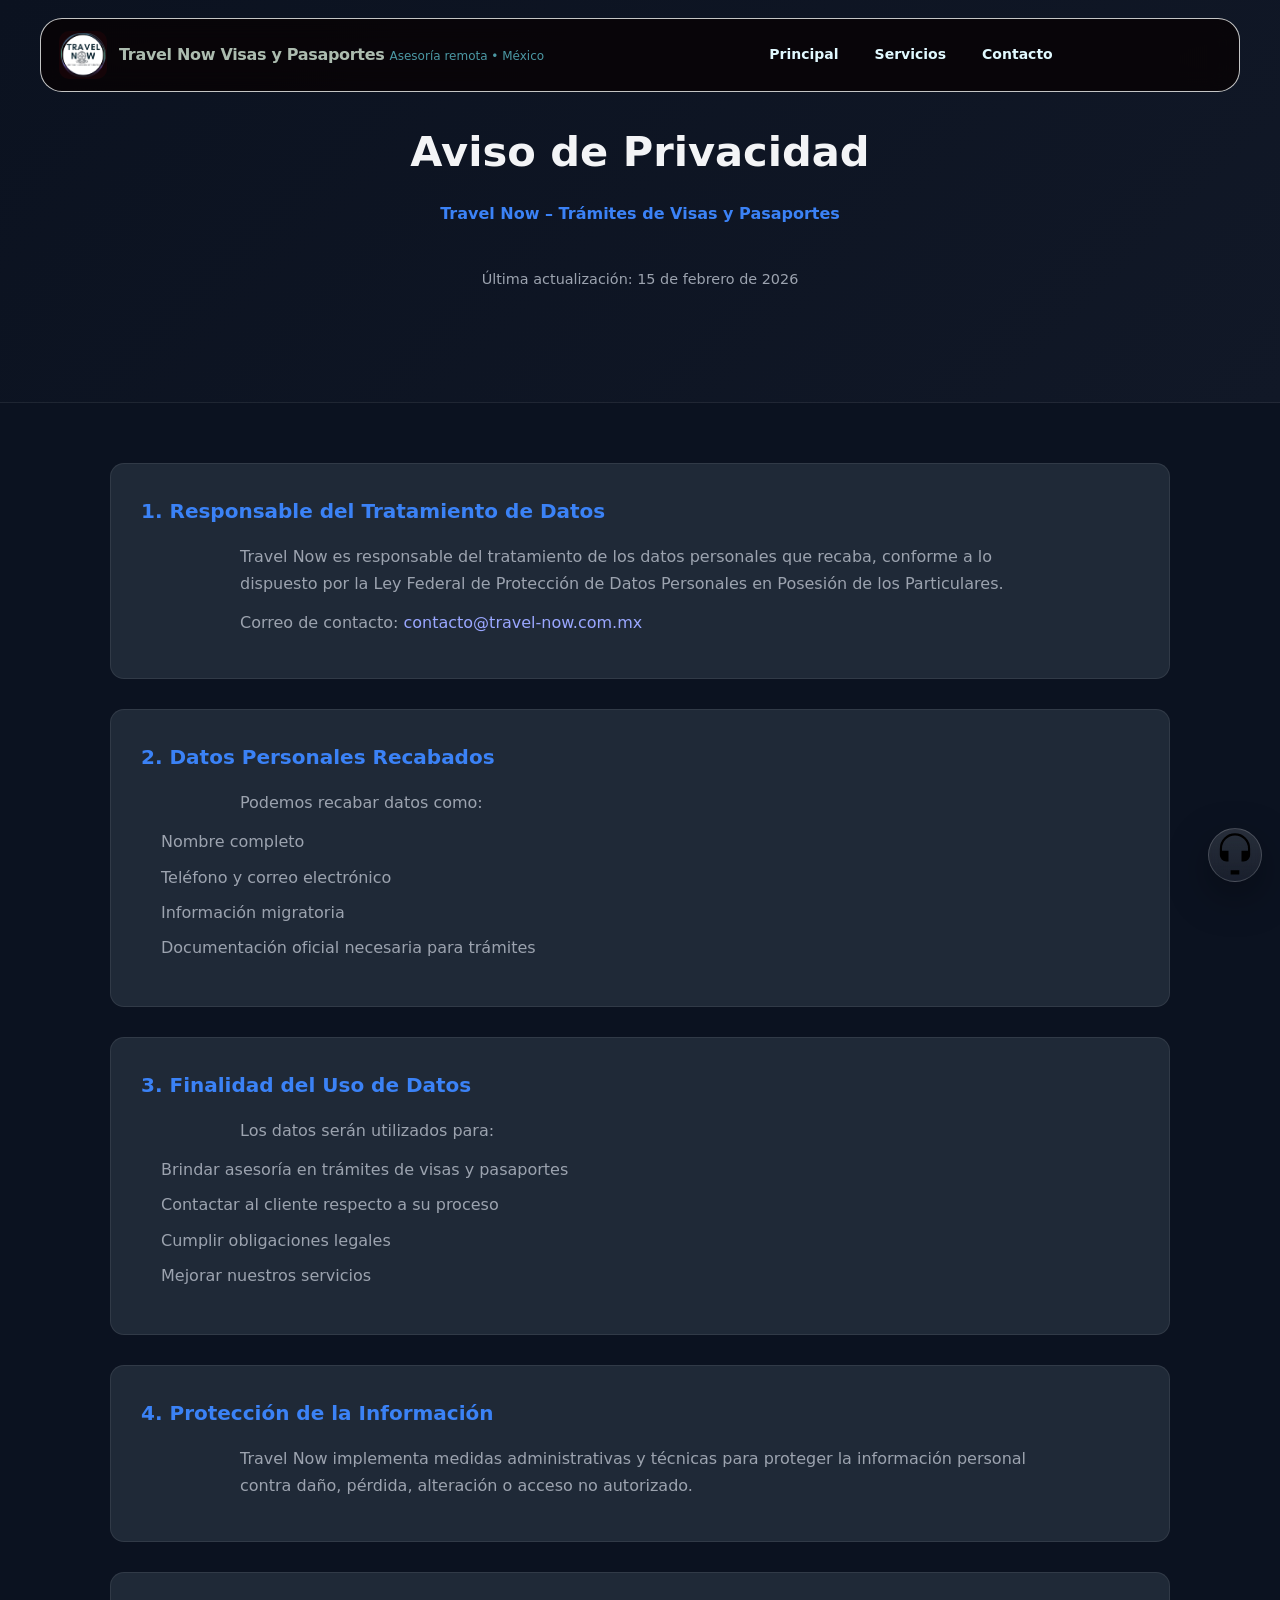
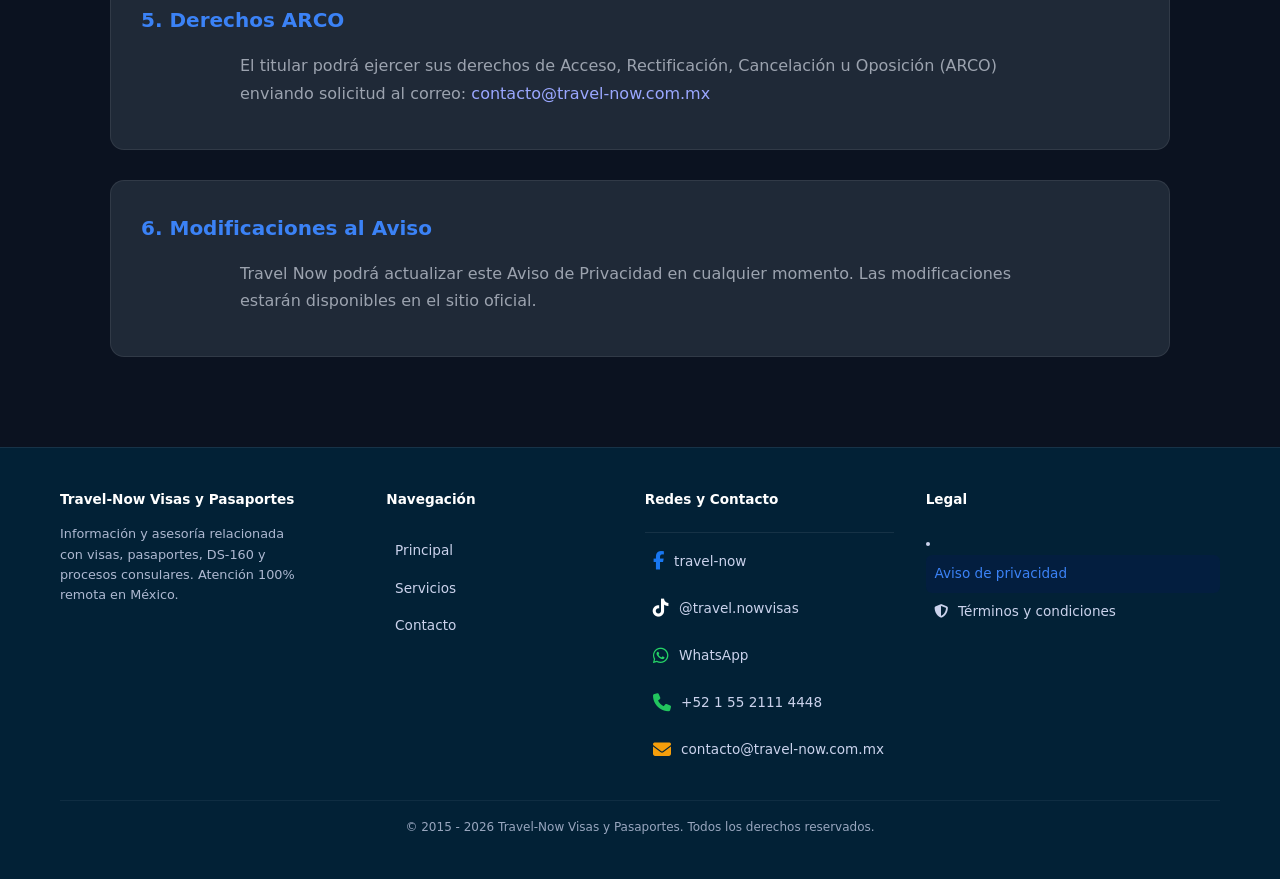
<file: aviso_privacidad.html>
<!-- aviso_privacidad.html -->
<!DOCTYPE html>
<html lang="es-MX">

<head>
  <meta charset="utf-8" />
  <meta name="viewport" content="width=device-width, initial-scale=1" />
  <meta http-equiv="x-ua-compatible" content="ie=edge" />

  <title>Aviso de Privacidad | Travel Now</title>

  <meta name="description"
    content="Consulta el Aviso de Privacidad de Travel Now. Conoce cómo protegemos y utilizamos tus datos personales conforme a la legislación mexicana." />
  <meta name="author" content="Travel Now" />
  <meta name="robots" content="index,follow" />
  <meta name="referrer" content="strict-origin-when-cross-origin" />
  <link rel="canonical" href="https://travel-now.com.mx/aviso_privacidad.html" />

  <!-- ESTILOS -->
  <link rel="stylesheet" href="assets/css/base_styles.css">
  <link rel="stylesheet" href="assets/css/layout.css">
  <link rel="stylesheet" href="assets/css/nav-footer.css">
  <link rel="stylesheet" href="assets/css/terminos.css">


  <!-- FONT AWESOME -->
  <link rel="stylesheet" href="https://cdnjs.cloudflare.com/ajax/libs/font-awesome/6.5.1/css/all.min.css">

  <link rel="icon" href="https://travel-now.com.mx/assets/img/logo/logo.png" type="image/png" />
  <meta name="theme-color" content="#070A0F" />

  <!-- Open Graph -->
  <meta property="og:type" content="website" />
  <meta property="og:title" content="Aviso de Privacidad | Travel Now" />
  <meta property="og:description"
    content="Conoce cómo Travel Now protege y utiliza tus datos personales conforme a la ley mexicana." />
  <meta property="og:url" content="https://travel-now.com.mx/aviso_privacidad.html" />
  <meta property="og:image" content="https://travel-now.com.mx/assets/img/banner/bannerx.webp" />
  <script src="/assets/js/security-guard.js"></script>
  <style>
    .email-link {
      color: #9aa7ff;
      text-decoration: none;
      font-weight: 500;
      transition: .2s ease;
    }

    .email-link:hover {
      color: #fff;
      text-decoration: underline;
    }
  </style>
</head>

<body>

  <!-- HEADER -->
  <header class="header" aria-label="Encabezado principal">
    <div class="wrapper header-inner">


      <a class="brand" href="index.html" aria-label="Inicio - Travel Now Visas y Pasaportes">

        <img src="assets/img/logo/logo.svg" alt="Travel Now Visas y Pasaportes" class="brand-logo" decoding="async"
          fetchpriority="high" />

        <span class="brand-text">
          <span class="name">Travel Now Visas y Pasaportes</span>
          <span class="sub">Asesoría remota • México</span>
        </span>

      </a>

      <button class="menu-btn" id="menuBtn" aria-controls="nav" aria-expanded="false" type="button">
        Menú
      </button>

      <nav class="nav" id="nav" aria-label="Navegación principal">
        <a href="index.html">Principal</a>
        <a href="servicios.html">Servicios</a>
        <a href="contacto.html">Contacto</a>
      </nav>

    </div>
  </header>

  <!-- HERO -->
  <section class="legal-hero">
    <br>
    <div class="container">
      <h1>Aviso de Privacidad</h1>
      <p class="company">Travel Now – Trámites de Visas y Pasaportes</p>
      <p class="update">Última actualización: 15 de febrero de 2026</p>
    </div>
  </section>

  <!-- CONTENIDO -->
  <main class="legal-main">
    <div class="container">

      <section class="card">
        <h2>1. Responsable del Tratamiento de Datos</h2>
        <p>
          Travel Now es responsable del tratamiento de los datos personales que recaba,
          conforme a lo dispuesto por la Ley Federal de Protección de Datos Personales en Posesión de los
          Particulares.
        </p>
        <p>
          Correo de contacto:
          <a href="mailto:contacto@travel-now.com.mx" class="email-link">
            contacto@travel-now.com.mx
          </a>
        </p>
      </section>

      <section class="card">
        <h2>2. Datos Personales Recabados</h2>
        <p>
          Podemos recabar datos como:
        </p>
        <ul>
          <li>Nombre completo</li>
          <li>Teléfono y correo electrónico</li>
          <li>Información migratoria</li>
          <li>Documentación oficial necesaria para trámites</li>
        </ul>
      </section>

      <section class="card">
        <h2>3. Finalidad del Uso de Datos</h2>
        <p>
          Los datos serán utilizados para:
        </p>
        <ul>
          <li>Brindar asesoría en trámites de visas y pasaportes</li>
          <li>Contactar al cliente respecto a su proceso</li>
          <li>Cumplir obligaciones legales</li>
          <li>Mejorar nuestros servicios</li>
        </ul>
      </section>

      <section class="card">
        <h2>4. Protección de la Información</h2>
        <p>
          Travel Now implementa medidas administrativas y técnicas
          para proteger la información personal contra daño,
          pérdida, alteración o acceso no autorizado.
        </p>
      </section>

      <section class="card">
        <h2>5. Derechos ARCO</h2>
        <p>
          El titular podrá ejercer sus derechos de Acceso,
          Rectificación, Cancelación u Oposición (ARCO)
          enviando solicitud al correo:
          <a href="mailto:contacto@travel-now.com.mx" class="email-link">
            contacto@travel-now.com.mx
          </a>
        </p>
      </section>

      <section class="card">
        <h2>6. Modificaciones al Aviso</h2>
        <p>
          Travel Now podrá actualizar este Aviso de Privacidad en cualquier momento.
          Las modificaciones estarán disponibles en el sitio oficial.
        </p>
      </section>

    </div>
  </main>

  <!-- FOOTER -->
  <!-- FOOTER -->
  <footer>
    <div class="wrapper">

      <div class="footer-layout">

        <!-- MARCA -->
        <div class="footer-col">
          <div class="footer-brand-title">
            Travel-Now Visas y Pasaportes
          </div>
          <div class="footer-brand-sub">
            Información y asesoría relacionada con visas, pasaportes, DS-160 y procesos consulares.
            Atención 100% remota en México.
          </div>
        </div>

        <!-- NAVEGACIÓN -->
        <!-- NAV -->
        <div class="footer-col">
          <div class="footer-column-title">Navegación</div>
          <div class="footer-links">
            <ul class="list">


              <li><a href="index.html">Principal</a></li>

              <li><a href="servicios.html">Servicios</a></li>
              <li><a href="contacto.html">Contacto</a></li>
              <!-- <li><a href="faq.html">FAQ</a></li>
            <li><a href="redes.html">Redes</a></li> -->
            </ul>
          </div>
        </div>

        <!-- REDES -->
        <div class="footer-col">
          <div class="footer-column-title">Redes y Contacto</div>

          <div class="footer-social-list">

            <a href="https://www.facebook.com/share/1DTbZwXcYM/" target="_blank" class="social-item facebook">
              <i class="fa-brands fa-facebook-f"></i>
              <span>travel-now</span>
            </a>

            <a href="https://www.tiktok.com/@travel.nowvisas" target="_blank" class="social-item tiktok">
              <i class="fa-brands fa-tiktok"></i>
              <span>@travel.nowvisas</span>
            </a>

            <a href="https://wa.me/5215521114448" target="_blank" class="social-item whatsapp">
              <i class="fa-brands fa-whatsapp"></i>
              <span>WhatsApp</span>
            </a>

            <a href="tel:+5215521114448" class="social-item phone">
              <i class="fa-solid fa-phone"></i>
              <span>+52 1 55 2111 4448</span>
            </a>

            <a href="mailto:contacto@travel-now.com.mx" class="social-item email">
              <i class="fa-solid fa-envelope"></i>
              <span>contacto@travel-now.com.mx</span>
            </a>

          </div>
        </div>





        <!-- LEGAL Y CONTACTO -->
        <div class="footer-col">
          <div class="footer-column-title">Legal</div>

          <div class="footer-legal">




            <!-- <a href="terminos_condiciones.html">
              <i class="fa-solid fa-file-contract"></i>
              Términos y condiciones
            </a> -->

            <li><a href="aviso_privacidad.html" aria-current="page"
                style="color:var(--brand); background: rgba(12, 5, 138, 0.102);">Aviso de privacidad</a></li>

            <a href="terminos_condiciones.html">
              <i class="fa-solid fa-shield-halved"></i>
              Términos y condiciones
            </a>


          </div>
        </div>
      </div>

      <div class="footer-copy">
        © 2015 - <span id="year"></span> Travel-Now Visas y Pasaportes. Todos los derechos reservados.
      </div>

    </div>
  </footer>

  <div id="supportOverlay" class="support-overlay" aria-hidden="true"></div>

  <aside id="supportPanel" class="support-panel" aria-label="Asistencia">
    <div class="support-head">
      <div class="support-title">Acceso maestro</div>
      <button id="supportClose" class="support-close" type="button" aria-label="Cerrar">Cerrar</button>
    </div>

    <div class="support-actions">
      <a id="supportWhatsApp" class="social-btn is-wa"
        href="https://wa.me/5215521114448?text=Hola%2C%20vengo%20desde%20travel-now.com.mx%20y%20quiero%20informaci%C3%B3n%20sobre%20sus%20servicios%20%F0%9F%99%82"
        target="_blank" rel="noopener">
        <span class="left">
          <svg viewBox="0 0 32 32" aria-hidden="true" focusable="false">
            <path
              d="M19.11 17.56c-.27-.14-1.61-.79-1.86-.88-.25-.09-.43-.14-.61.14-.18.27-.7.88-.86 1.06-.16.18-.32.2-.59.07-.27-.14-1.14-.42-2.17-1.34-.8-.71-1.34-1.59-1.5-1.86-.16-.27-.02-.42.12-.56.12-.12.27-.32.41-.48.14-.16.18-.27.27-.45.09-.18.05-.34-.02-.48-.07-.14-.61-1.47-.84-2.01-.22-.53-.45-.46-.61-.47l-.52-.01c-.18 0-.48.07-.73.34-.25.27-.95.93-.95 2.26 0 1.33.98 2.62 1.11 2.8.14.18 1.93 2.95 4.68 4.14.65.28 1.16.45 1.56.58.66.21 1.26.18 1.73.11.53-.08 1.61-.66 1.84-1.3.23-.64.23-1.19.16-1.3-.07-.11-.25-.18-.52-.32z">
            </path>
            <path
              d="M16 3C8.83 3 3 8.83 3 16c0 2.32.61 4.58 1.77 6.58L3 29l6.6-1.73A12.94 12.94 0 0 0 16 29c7.17 0 13-5.83 13-13S23.17 3 16 3zm0 23.5c-2.1 0-4.15-.56-5.95-1.61l-.43-.25-3.92 1.03 1.05-3.82-.28-.45A10.45 10.45 0 1 1 16 26.5z">
            </path>
          </svg>
          <span class="meta">
            <span class="label">WhatsApp</span>
            <span class="sub">Atención inmediata</span>
          </span>
        </span>
        <span aria-hidden="true">↗</span>
      </a>




      <!-- TELÉFONO -->
      <a class="social-btn is-phone" href="tel:+5215521114448">
        <span class="left">
          <svg viewBox="0 0 24 24">
            <path
              d="M6.62 10.79a15.053 15.053 0 006.59 6.59l2.2-2.2a1 1 0 011-.24c1.12.37 2.33.57 3.59.57a1 1 0 011 1V20a1 1 0 01-1 1C10.07 21 3 13.93 3 5a1 1 0 011-1h3.5a1 1 0 011 1c0 1.26.2 2.47.57 3.59a1 1 0 01-.24 1l-2.2 2.2z" />
          </svg>
          <span class="meta">
            <span class="label">Llamar</span>
            <span class="sub">Atención telefónica</span>
          </span>
        </span>
        <span>↗</span>
      </a>

      <!-- CORREO -->
      <a class="social-btn is-email" href="mailto:contacto@travel-now.com.mx">
        <span class="left">
          <svg viewBox="0 0 24 24">
            <path
              d="M20 4H4a2 2 0 00-2 2v.01L12 13l10-6.99V6a2 2 0 00-2-2zm0 4.23l-8 5-8-5V18a2 2 0 002 2h12a2 2 0 002-2V8.23z" />
          </svg>
          <span class="meta">
            <span class="label">Correo</span>
            <span class="sub">Respuesta por email</span>
          </span>
        </span>
        <span>↗</span>
      </a>
      <button class="social-btn is-assistant" type="button">
        <span class="left">
          <svg viewBox="0 0 24 24" aria-hidden="true">
            <path
              d="M12 2a7 7 0 0 0-7 7v3a3 3 0 0 0 3 3h1v-5H6V9a6 6 0 1 1 12 0v1h-3v5h1a3 3 0 0 0 3-3V9a7 7 0 0 0-7-7zm-2 17h4v2h-4z" />
          </svg>
          <span class="meta">
            <span class="label">Asistente</span>
            <span class="sub">Formulario guiado</span>
          </span>
        </span>
        <span>→</span>
      </button>
    </div>
  </aside>







  <div id="assistantOverlay" class="assistant-overlay"></div>

  <div class="modal" id="assistantModal" aria-hidden="true" role="dialog">
    <div class="box">
      <div class="top">
        <b>Asistente rápido</b>
        <button type="button" id="closeAssistant">Cerrar</button>
      </div>

      <div class="content">

        <form id="assistantForm" novalidate>

          <!-- NOMBRE -->
          <div class="field">
            <label>Nombre *</label>
            <input id="a_nombre" name="nombre">
          </div>

          <!-- TELEFONO -->
          <div class="field">
            <label>Teléfono (opcional)</label>
            <input id="a_tel" name="telefono" inputmode="tel">
          </div>

          <!-- EMAIL -->
          <div class="field">
            <label>Correo electrónico *</label>
            <input id="a_email" name="email" type="email">
          </div>

          <!-- TRAMITE -->
          <div class="field">
            <label>¿Qué trámite necesitas? *</label>
            <select id="a_tramite">
              <option value="">Selecciona...</option>
              <option>Visa turista B1/B2</option>
              <option>Renovación</option>
              <option>Visa TN</option>
              <option>DS160</option>
              <option>Pasaporte</option>
              <option value="otros">Otros</option>
            </select>
          </div>

          <!-- UBICACION -->
          <div class="field">
            <label>Ubicación consulado *</label>
            <select id="a_ciudad">
              <option value="">Selecciona...</option>
              <option>CDMX</option>
              <option>Guadalajara</option>
              <option>Monterrey</option>
              <option>Tijuana</option>
              <option>Ciudad Juárez</option>
              <option>Hermosillo</option>
              <option>Matamoros</option>
              <option>Mérida</option>
              <option>Nuevo Laredo</option>
              <option>Otro</option>
            </select>
          </div>

          <!-- DETALLES -->
          <div class="field">
            <label>Detalles (obligatorio si eliges "Otros")</label>
            <textarea id="a_detalle" maxlength="200"></textarea>
            <small id="charCount">0 / 200</small>
          </div>

          <div class="form-actions">
            <button class="btn btn-primary" type="submit" disabled>
              Enviar a WhatsApp
            </button>
            <!-- <a class="btn btn-outline" href="precios.html">Ver cotización</a> -->
          </div>

          <div id="formMsg" class="notice"></div>

        </form>

      </div>
    </div>
  </div>



  <script src="assets/js/main.js" defer></script>
  <script src="assets/js/index_hero.js"></script>
  <!-- <script src="assets/js/index_card.js" defer></script> -->

  <script src="assets/js/assistant_form.js" defer></script>
  <script src="assets/js/support_fab.js" defer></script>




  <script>

    document.addEventListener("click", function (e) {

      const btn = e.target.closest(".open-ai");
      if (!btn) return;

      e.preventDefault();

      const launcher = document.getElementById("idappsh-chat-launcher");
      if (!launcher) return;

      // simula click humano sin romper el listener global del bot
      setTimeout(() => launcher.click(), 0);

    });


    // ===== ABRIR CHAT + MOSTRAR OPCIONES DE INFO =====
    document.addEventListener("click", async function (e) {

      const btn = e.target.closest(".open-ai-info");
      if (!btn) return;

      e.preventDefault();

      const launcher = document.getElementById("idappsh-chat-launcher");
      const panel = document.getElementById("idappsh-chat-panel");
      const msgList = document.getElementById("idappsh-chat-messages");

      if (!launcher || !panel || !msgList) return;

      // abrir chat sin que se autocierre
      setTimeout(() => launcher.click(), 0);

      // esperar a que el bot realmente aparezca
      await new Promise(resolve => {
        const check = () => {
          if (
            panel.classList.contains("open") &&
            msgList.querySelector(".msg.assistant")
          ) resolve();
          else requestAnimationFrame(check);
        };
        check();
      });

      // evitar duplicar mensaje si vuelven a presionar
      if (panel.dataset.infoInjected === "1") return;
      panel.dataset.infoInjected = "1";

      // ===== MENSAJE =====
      const bubble = document.createElement("div");
      bubble.className = "msg assistant";
      bubble.textContent = "¿Qué tipo de información te gustaría conocer?";
      msgList.appendChild(bubble);

      // ===== OPCIONES =====
      const row = document.createElement("div");
      row.className = "action-row";

      const opciones = ["Visas", "Costos", "Requisitos", "Tiempos"];

      opciones.forEach(texto => {

        const b = document.createElement("button");
        b.className = "action-btn";
        b.type = "button";
        b.textContent = texto;

        b.onclick = () => {
          const input = document.getElementById("idappsh-chat-input");
          const form = document.getElementById("idappsh-chat-form");
          if (!input || !form) return;

          input.value = texto;
          form.dispatchEvent(new Event("submit", { bubbles: true, cancelable: true }));
          row.remove();
        };

        row.appendChild(b);
      });

      msgList.appendChild(row);
      msgList.scrollTop = msgList.scrollHeight;

    });

  </script>

  <script>
    const header = document.querySelector(".header");

    window.addEventListener("scroll", () => {

      const scrollY = window.scrollY;

      if (scrollY > 80) {
        header.classList.add("is-fixed");
      } else {
        header.classList.remove("is-fixed");
      }

      if (scrollY > 40) {
        header.classList.add("scrolled");
      } else {
        header.classList.remove("scrolled");
      }

    });
  </script>

  <script>
    document.getElementById("year").textContent =
      new Date().getFullYear();
  </script>

</body>

</html>
</file>
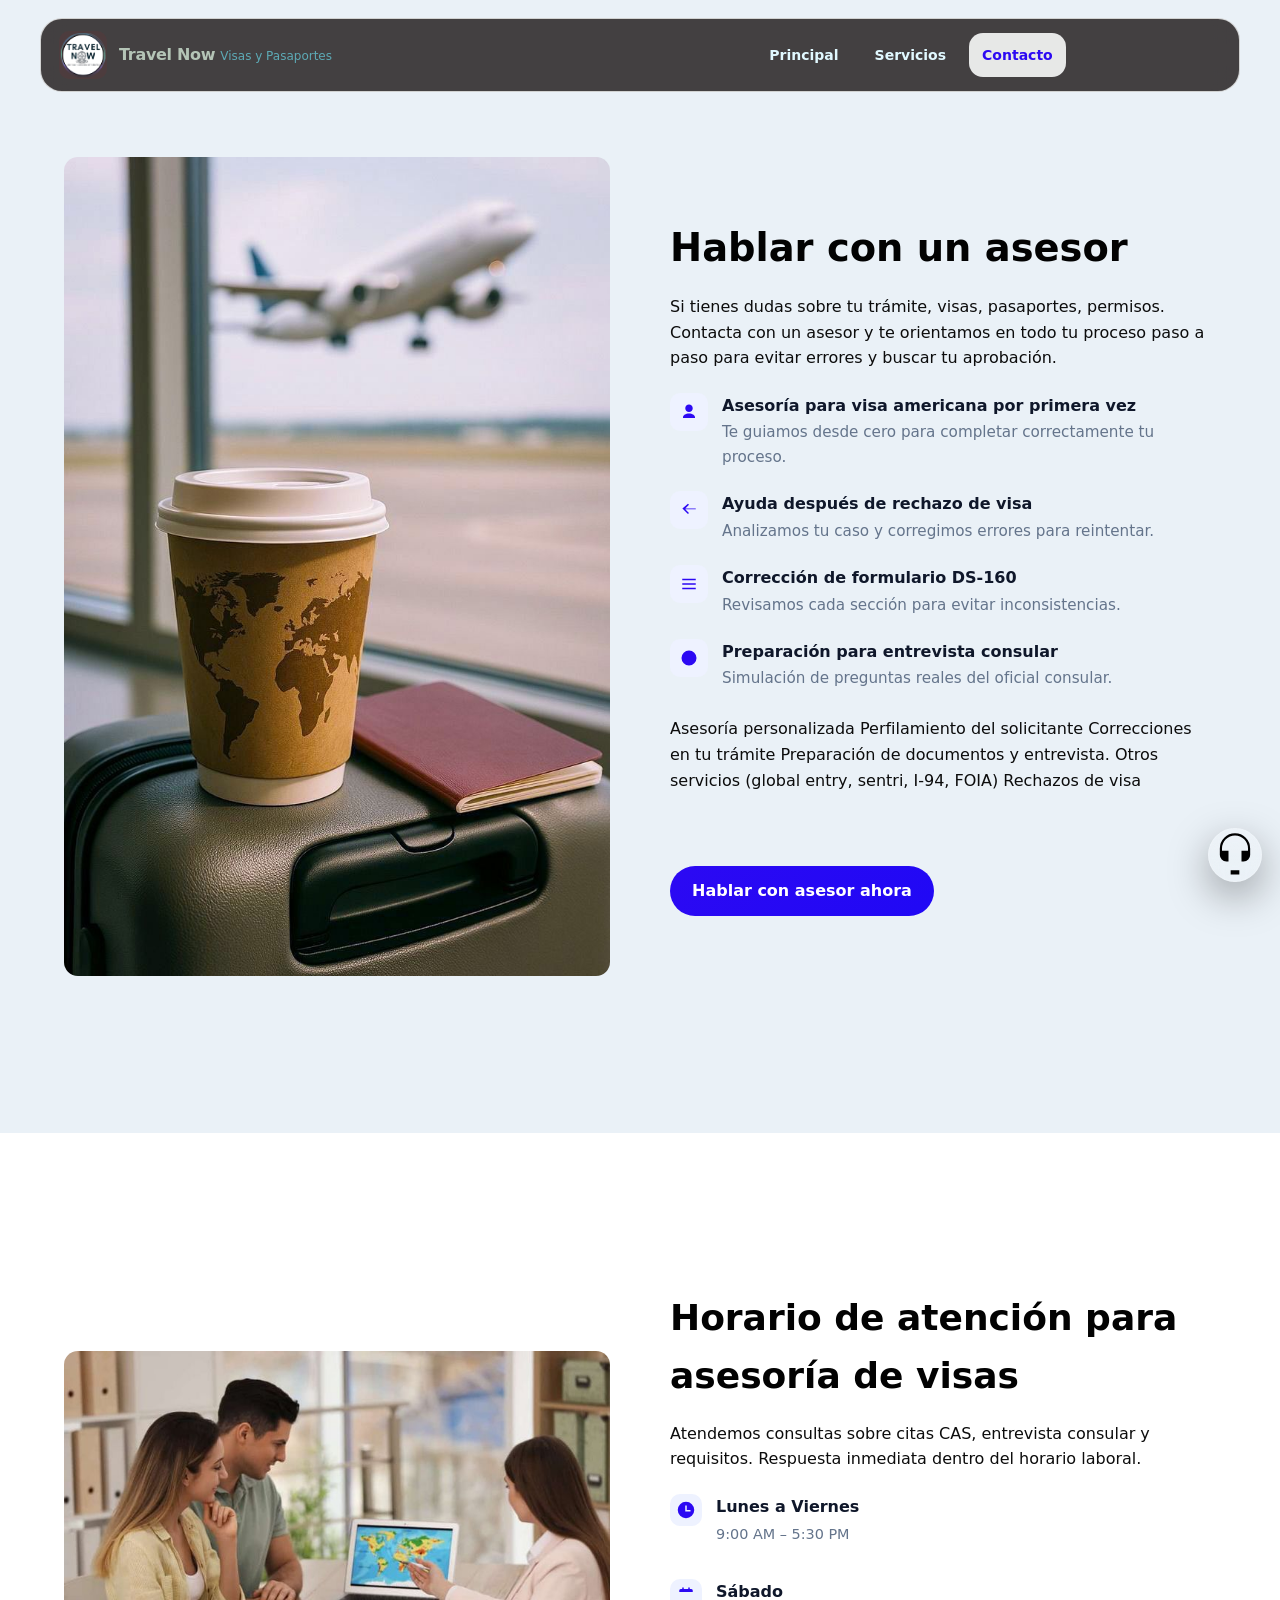
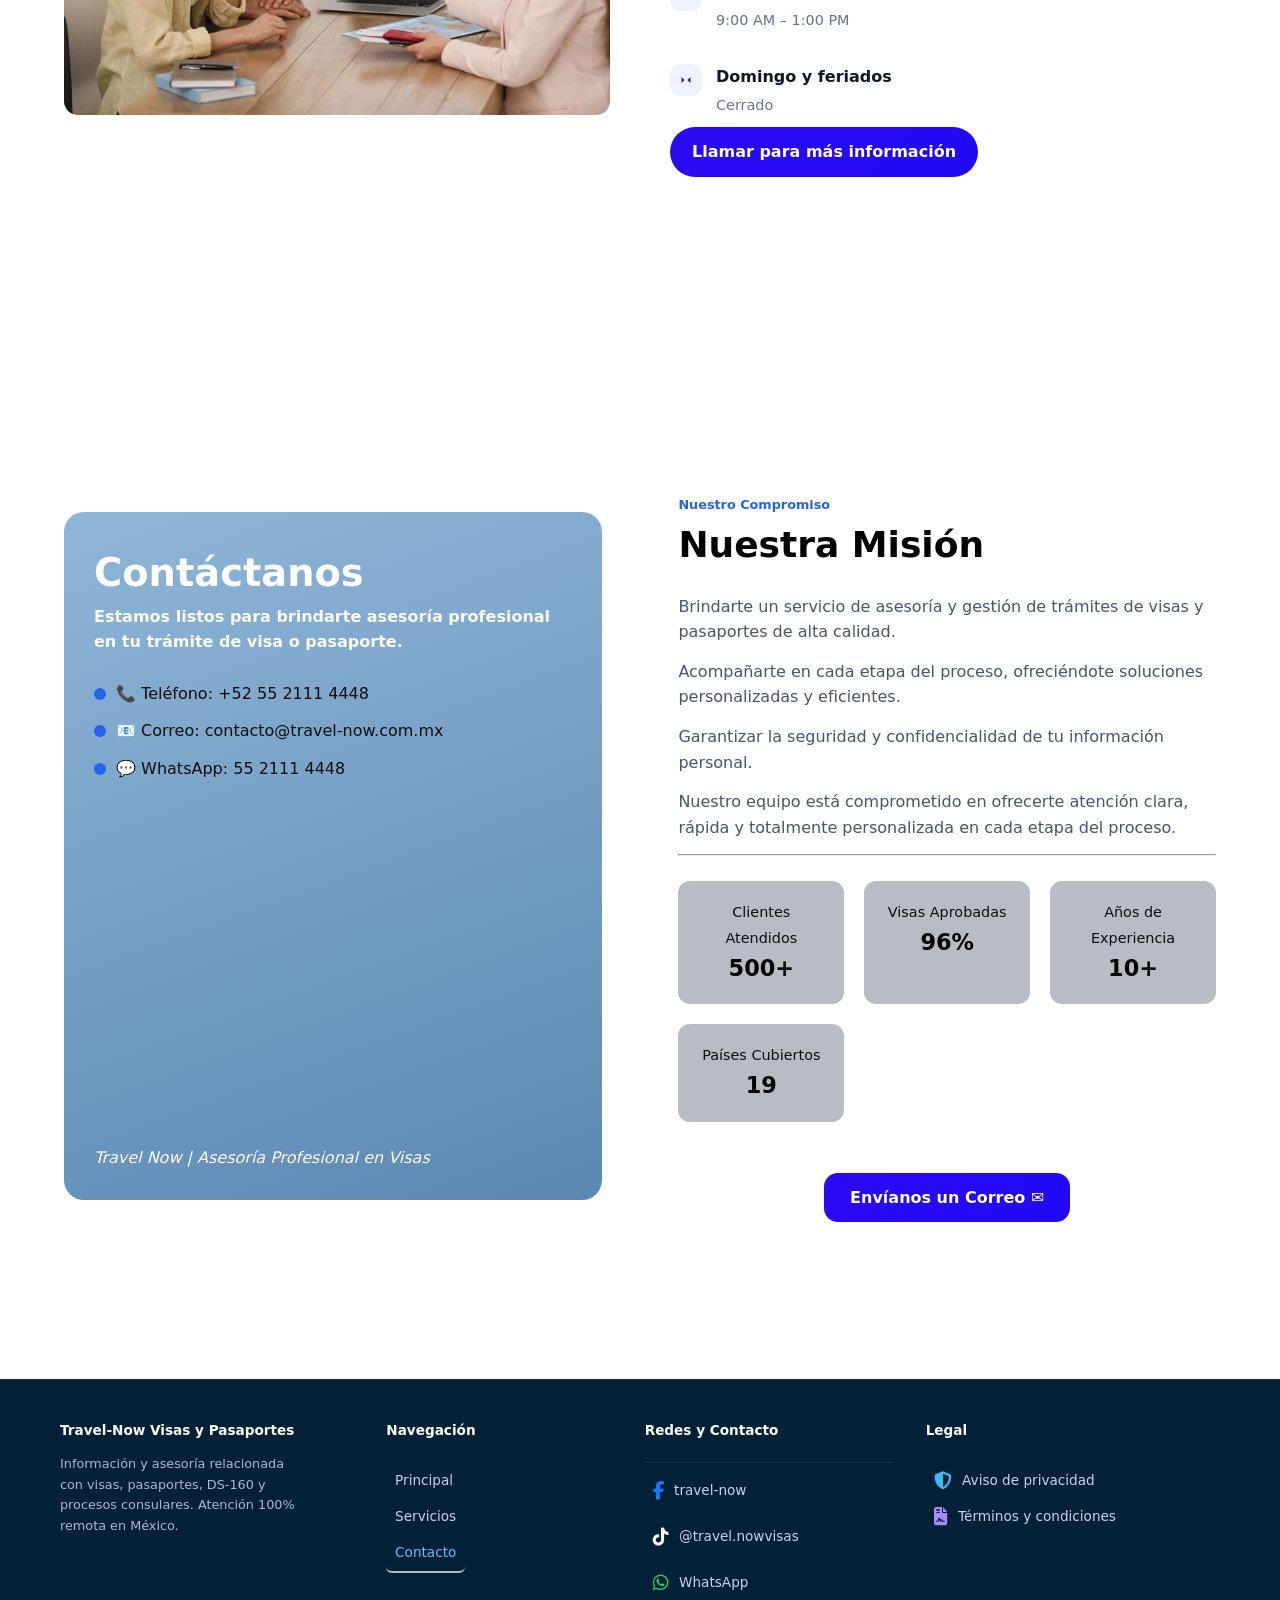
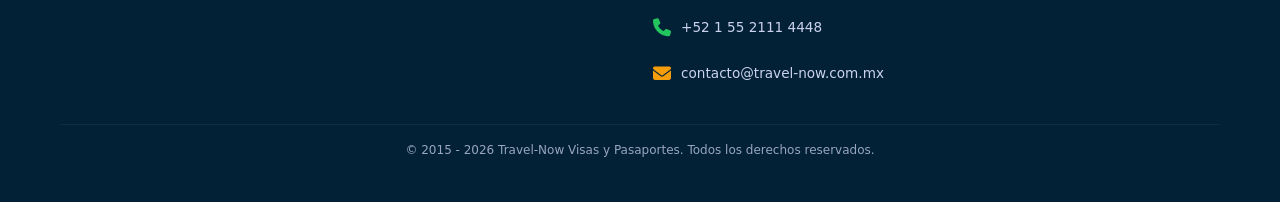
<file: contacto.html>
<!-- ESTE ES EL ARCHIVO REAL -->

<!DOCTYPE html>
<html lang="es-MX">

<head>
  <meta charset="utf-8" />
  <meta name="viewport" content="width=device-width, initial-scale=1" />
  <meta http-equiv="x-ua-compatible" content="ie=edge" />
  <link rel="stylesheet" href="assets/css/base_styles.css">
  <link rel="stylesheet" href="assets/css/styles_contacto.css">
  <link rel="stylesheet" href="assets/css/layout.css">
  <link rel="stylesheet" href="assets/css/nav-footer.css">




  <title>Travel Now | Trámite de Visas y Pasaportes en México</title>
  <meta name="description"
    content="Travel Now te ayuda a tramitar visas americanas, canadienses y pasaportes en todo México. Asesoría profesional, rápida y segura." />
  <meta name="author" content="Travel Now" />
  <meta name="robots" content="index,follow" />
  <meta name="referrer" content="strict-origin-when-cross-origin" />
  <link rel="canonical" href="https://travel-now.com.mx/" />

  <!-- Open Graph -->
  <meta property="og:site_name" content="Travel Now" />
  <meta property="og:locale" content="es_MX" />
  <meta property="og:type" content="website" />
  <meta property="og:title" content="Travel Now | Trámite de Visas y Pasaportes en México" />
  <meta property="og:description" content="Asesoría profesional para visas y pasaportes. Atención en todo México." />
  <meta property="og:url" content="https://travel-now.com.mx/" />
  <meta property="og:image" content="https://travel-now.com.mx/assets/img/banner/bannerx.webp" />
  <meta property="og:image:width" content="1200" />
  <meta property="og:image:height" content="630" />

  <!-- Twitter -->
  <meta name="twitter:card" content="summary_large_image" />
  <meta name="twitter:title" content="Travel Now | Trámite de Visas y Pasaportes" />
  <meta name="twitter:description" content="Tramita tu visa o pasaporte de forma segura y rápida en todo México." />
  <meta name="twitter:image" content="https://travel-now.com.mx/assets/img/banner/bannerx.webp" />

  <!-- Favicons -->
  <!-- ICONOS FONT AWESOME -->
  <link rel="stylesheet" href="https://cdnjs.cloudflare.com/ajax/libs/font-awesome/6.5.1/css/all.min.css">

  <link rel="icon" href="https://travel-now.com.mx/assets/img/logo/logo.svg" type="image/svg" />
  <meta name="theme-color" content="#070A0F" />

  <!-- Preload banner -->
  <link rel="preload" as="image" href="https://travel-now.com.mx/assets/img/banner/bannerx.webp" />

  <!-- JSON-LD: TravelAgency -->
  <script type="application/ld+json">
  {
    "@context": "https://schema.org",
    "@type": "TravelAgency",
    "name": "Travel Now",
    "url": "https://travel-now.com.mx",
    "logo": "https://travel-now.com.mx/assets/img/logo/logo.svg",
    "image": "https://travel-now.com.mx/assets/img/banner/bannerx.webp",
    "description": "Asesoría profesional para trámites de visa y pasaporte en todo México.",
    "telephone": "+52-1-55-2729-2440",
    "address": {
      "@type": "PostalAddress",
      "addressCountry": "MX"
    },
    "areaServed": {
      "@type": "Country",
      "name": "México"
    },
    "sameAs": [
      "https://www.facebook.com/share/1DTbZwXcYM/"
    ]
  }
  </script>

  <!-- JSON-LD: WebSite -->
  <script type="application/ld+json">
  {
    "@context": "https://schema.org",
    "@type": "WebSite",
    "name": "Travel Now",
    "url": "https://travel-now.com.mx",
    "inLanguage": "es-MX",
    "potentialAction": {
      "@type": "SearchAction",
      "target": "https://travel-now.com.mx/servicios.html?q={search_term_string}",
      "query-input": "required name=search_term_string"
    }
  }
  </script>

  <!-- JSON-LD: WebPage -->
  <script type="application/ld+json">
  {
    "@context": "https://schema.org",
    "@type": "WebPage",
    "name": "Inicio",
    "url": "https://travel-now.com.mx/",
    "description": "Travel Now te ayuda a tramitar visas americanas, canadienses y pasaportes en todo México. Asesoría profesional, rápida y segura.",
    "inLanguage": "es-MX",
    "isPartOf": {
      "@type": "WebSite",
      "url": "https://travel-now.com.mx",
      "name": "Travel Now"
    },
    "about": {
      "@type": "Thing",
      "name": "Trámites de visas y pasaportes"
    }
  }
  </script>

  <!-- JSON-LD: BreadcrumbList -->
  <script type="application/ld+json">
  {
    "@context": "https://schema.org",
    "@type": "BreadcrumbList",
    "itemListElement": [
      {
        "@type": "ListItem",
        "position": 1,
        "name": "Inicio",
        "item": "https://travel-now.com.mx/"
      }
    ]
  }
  </script>

  <script src="/assets/js/security-guard.js"></script>

</head>

<body>
  <!-- <div style="position:fixed;top:0;left:0;background:red;color:#fff;padding:4px 10px;z-index:99999;font-size:12px">
    EN DESARROLLO (bajo el perfil Full Stack - arquitectura BFF - Backend for Frontend)
  </div> -->

  <!-- HEADER -->
  <header class="header" aria-label="Encabezado principal">
    <div class="wrapper header-inner">


      <a class="brand" href="index.html" aria-label="Inicio - Travel Now Visas y Pasaportes">

        <img src="assets/img/logo/logo.svg" alt="Travel Now Visas y Pasaportes" class="brand-logo" decoding="async"
          fetchpriority="high" />

        <span class="brand-text">
          <span class="name">Travel Now</span>
          <span class="sub">Visas y Pasaportes</span>
        </span>

      </a>
      <button class="menu-btn" id="menuBtn" aria-controls="nav" aria-expanded="false" type="button">
        Menú
      </button>

      <nav class="nav" id="nav" aria-label="Navegación principal">

        <a href="index.html">Principal</a>
        <a href="servicios.html">Servicios</a>
        <a href="contacto.html" aria-current="page"
          style="color:var(--brand); background: rgba(246, 247, 246, 0.918);">Contacto</a>
        <!-- <a href="index.html" aria-current="page">Principal</a> -->
      </nav>
    </div>
  </header>




  <main class="contact-page">

    <!-- ================= HERO CONTACTO ================= -->
    <section class="contact-hero">
      <div class="container grid-2">

        <div class="media">
          <img src="assets/img/pag_contacto/reunion.jpg"
            alt="Asesor de visas ayudando a cliente con trámite de visa americana en México">
        </div>

        <div class="content">
          <h1>Hablar con un asesor</h1>

          <p>


            Si tienes dudas sobre tu trámite, visas, pasaportes, permisos. 
            Contacta con un asesor y te orientamos en todo tu proceso paso a paso para evitar errores y buscar tu aprobación.
          </p>
  

          <!-- LISTA CON ICONOS -->
          <ul class="info-list">

            <li>
              <span class="icon">
                <svg viewBox="0 0 24 24">
                  <path
                    d="M12 12c2.7 0 5-2.3 5-5s-2.3-5-5-5-5 2.3-5 5 2.3 5 5 5zM4 20v-1c0-2.8 3.6-5 8-5s8 2.2 8 5v1z" />
                </svg>
              </span>
              <div>
                <strong>Asesoría para visa americana por primera vez</strong>
                <p>Te guiamos desde cero para completar correctamente tu proceso.</p>
              </div>
            </li>

            <li>
              <span class="icon">
                <svg viewBox="0 0 24 24">
                  <path d="M21 10H7l5-5-1.4-1.4L3.2 10l7.4 7.4L12 16l-5-5h14z" />
                </svg>
              </span>
              <div>
                <strong>Ayuda después de rechazo de visa</strong>
                <p>Analizamos tu caso y corregimos errores para reintentar.</p>
              </div>
            </li>

            <li>
              <span class="icon">
                <svg viewBox="0 0 24 24">
                  <path d="M3 17v2h18v-2H3zm0-6v2h18v-2H3zm0-6v2h18V5H3z" />
                </svg>
              </span>
              <div>
                <strong>Corrección de formulario DS-160</strong>
                <p>Revisamos cada sección para evitar inconsistencias.</p>
              </div>
            </li>

            <li>
              <span class="icon">
                <svg viewBox="0 0 24 24">
                  <path d="M12 2a10 10 0 100 20 10 10 0 000-20zm1 11h4v-2h-6V6h-2v7z" />
                </svg>
              </span>
              <div>
                <strong>Preparación para entrevista consular</strong>
                <p>Simulación de preguntas reales del oficial consular.</p>
              </div>
            </li>

          </ul>

          <br>
          
          <p>
          
          
            Asesoría personalizada
            Perfilamiento del solicitante
            Correcciones en tu trámite
            Preparación de documentos y entrevista.
            Otros servicios (global entry, sentri, I-94, FOIA)
            Rechazos de visa
          </p>
         
          <br><br>
          <a href="https://wa.me/525512345678?text=Hola%20quiero%20información%20sobre%20mi%20visa"
            class="btn btn-primary" target="_blank" rel="noopener">
            Hablar con asesor ahora
          </a>



        </div>

      </div>
    </section>



    <!-- ================= HORARIOS ================= -->
    <section class="schedule">
      <div class="container grid-2">

        <div class="media">
          <img src="assets/img/pag_contacto/asesora.jpg" alt="Horario de atención asesoría de visas México">
        </div>

        <div class="content">
          <h2>Horario de atención para asesoría de visas</h2>

          <p>
            Atendemos consultas sobre citas CAS, entrevista consular y requisitos.
            Respuesta inmediata dentro del horario laboral.
          </p>

          <!-- HORARIO CON ICONOS -->
          <ul class="hours">

            <li>
              <span class="icon small">
                <svg viewBox="0 0 24 24">
                  <path d="M12 1a11 11 0 1011 11A11 11 0 0012 1zm1 11h5v2h-7V6h2z" />
                </svg>
              </span>
              <div>
                <strong>Lunes a Viernes</strong>
                <span>9:00 AM – 5:30 PM</span>
              </div>
            </li>

            <li>
              <span class="icon small">
                <svg viewBox="0 0 24 24">
                  <path d="M7 2v2H5a2 2 0 00-2 2v2h18V6a2 2 0 00-2-2h-2V2h-2v2H9V2z" />
                </svg>
              </span>
              <div>
                <strong>Sábado</strong>
                <span>9:00 AM – 1:00 PM</span>
              </div>
            </li>

            <li>
              <span class="icon small">
                <svg viewBox="0 0 24 24">
                  <path d="M18 16l-4-4 4-4M6 8l4 4-4 4" />
                </svg>
              </span>
              <div>
                <strong>Domingo y feriados</strong>
                <span>Cerrado</span>
              </div>
            </li>

          </ul>

          <a href="tel:+5215521114448" class="btn btn-primary">
            Llamar para más información
          </a>

    </section>

    <!-- ================= MISION + CONTACTO ================= -->
    <section class="mission-section">
      <div class="container mission-grid">

        <!-- tarjeta -->
        <div class="card">
          <div class="card-overlay">

            <!-- quitamos blockquote -->
            <div class="hero-box">

              <h1>Contáctanos</h1>
              <h4>
                Estamos listos para brindarte asesoría profesional en tu trámite
                de visa o pasaporte.
              </h4>

              <br>

              <ul class="benefits">
                <li>
                  📞 Teléfono:
                  <a href="tel:+5215521114448">
                    +52 55 2111 4448
                  </a>
                </li>

                <li>
                  📧 Correo:
                  <a href="mailto:contacto@travel-now.com.mx?subject=Solicitud%20de%20Información">
                    contacto@travel-now.com.mx
                  </a>
                </li>

                <li>
                  💬 WhatsApp:
                  <a href="https://wa.me/5215521114448" target="_blank" rel="noopener">
                    55 2111 4448
                  </a>
                </li>
              </ul>

              <br>

              <!-- MAPA -->
              <div style="width:100%; height:300px; border-radius:12px; overflow:hidden;">
                <iframe src="https://www.google.com/maps?q=Ciudad+de+México&output=embed" width="100%" height="100%"
                  style="border:0;" allowfullscreen loading="lazy">
                </iframe>
              </div>
              <br>

              <cite>Travel Now | Asesoría Profesional en Visas</cite>

            </div>

          </div>
        </div>

        <!-- texto -->
        <div class="mission">
          <span class="eyebrow">Nuestro Compromiso</span>
          <h2>Nuestra Misión</h2>

          <p>Brindarte un servicio de asesoría y gestión de trámites de visas y pasaportes de alta calidad.</p>
          <p>Acompañarte en cada etapa del proceso, ofreciéndote soluciones personalizadas y eficientes.</p>
          <p>Garantizar la seguridad y confidencialidad de tu información personal.</p>
          <p>
            Nuestro equipo está comprometido en ofrecerte atención clara,
            rápida y totalmente personalizada en cada etapa del proceso.
          </p>

          <hr>

          <div class="stats">
            <div><span>Clientes Atendidos</span><strong>500+</strong></div>
            <div><span>Visas Aprobadas</span><strong>96%</strong></div>
            <div><span>Años de Experiencia</span><strong>10+</strong></div>
            <div><span>Países Cubiertos</span><strong>19</strong></div>
          </div>

          <div><br></div>

          <div class="cta-buttons">
            <a href="mailto:contacto@travel-now.com.mx" class="btn-primary">
              Envíanos un Correo ✉
            </a>
          </div>
        </div>

      </div>
    </section>



  </main>


  <!-- FOOTER -->
  <footer>
    <div class="wrapper">

      <div class="footer-layout">

        <!-- MARCA -->
        <div class="footer-col">
          <div class="footer-brand-title">
            Travel-Now Visas y Pasaportes
          </div>
          <div class="footer-brand-sub">
            Información y asesoría relacionada con visas, pasaportes, DS-160 y procesos consulares.
            Atención 100% remota en México.
          </div>
        </div>

        <!-- NAVEGACIÓN -->
        <!-- NAV -->
        <div class="footer-col">
          <div class="footer-column-title">Navegación</div>
          <div class="footer-links">
            <ul class="list">

              <li><a href="index.html">Principal</a></li>
              <li><a href="servicios.html">Servicios</a></li>




              <li><a href="contacto.html" aria-current="page"
                  style="color:#6ebcf0; border-bottom:2px solid #bbb5b6; display:inline-block;">
                  Contacto</a></li>
              <!-- <li><a href="faq.html">FAQ</a></li>
            <li><a href="redes.html">Redes</a></li> -->
            </ul>
          </div>
        </div>
        <!-- REDES -->
        <div class="footer-col">
          <div class="footer-column-title">Redes y Contacto</div>

          <div class="footer-social-list">

            <a href="https://www.facebook.com/share/1DTbZwXcYM/" target="_blank" class="social-item facebook">
              <i class="fa-brands fa-facebook-f"></i>
              <span>travel-now</span>
            </a>

            <a href="https://www.tiktok.com/@travel.nowvisas" target="_blank" class="social-item tiktok">
              <i class="fa-brands fa-tiktok"></i>
              <span>@travel.nowvisas</span>
            </a>

            <a href="https://wa.me/5215521114448" target="_blank" class="social-item whatsapp">
              <i class="fa-brands fa-whatsapp"></i>
              <span>WhatsApp</span>
            </a>

            <a href="tel:+5215521114448" class="social-item phone">
              <i class="fa-solid fa-phone"></i>
              <span>+52 1 55 2111 4448</span>
            </a>

            <a href="mailto:contacto@travel-now.com.mx" class="social-item email">
              <i class="fa-solid fa-envelope"></i>
              <span>contacto@travel-now.com.mx</span>
            </a>

          </div>
        </div>
        <!-- LEGAL Y CONTACTO -->
        <div class="footer-col">
          <div class="footer-column-title">Legal</div>

          <div class="footer-legal">

            <a href="aviso_privacidad.html" class="legal-item privacidad">
              <i class="fa-solid fa-shield-halved"></i>
              <span>Aviso de privacidad</span>
            </a>

            <a href="terminos_condiciones.html" class="legal-item terminos">
              <i class="fa-solid fa-file-contract"></i>
              <span>Términos y condiciones</span>
            </a>

          </div>
        </div>
      </div>

      <div class="footer-copy">
        © 2015 - <span id="year"></span> Travel-Now Visas y Pasaportes. Todos los derechos reservados.
      </div>

    </div>
  </footer>

  <div id="supportOverlay" class="support-overlay" aria-hidden="true"></div>

  <aside id="supportPanel" class="support-panel" aria-label="Asistencia">
    <div class="support-head">
      <div class="support-title">Acceso maestro</div>
      <button id="supportClose" class="support-close" type="button" aria-label="Cerrar">Cerrar</button>
    </div>

    <div class="support-actions">
      <a id="supportWhatsApp" class="social-btn is-wa"
        href="https://wa.me/5215521114448?text=Hola%2C%20vengo%20desde%20travel-now.com.mx%20y%20quiero%20informaci%C3%B3n%20sobre%20sus%20servicios%20%F0%9F%99%82"
        target="_blank" rel="noopener">
        <span class="left">
          <svg viewBox="0 0 32 32" aria-hidden="true" focusable="false">
            <path
              d="M19.11 17.56c-.27-.14-1.61-.79-1.86-.88-.25-.09-.43-.14-.61.14-.18.27-.7.88-.86 1.06-.16.18-.32.2-.59.07-.27-.14-1.14-.42-2.17-1.34-.8-.71-1.34-1.59-1.5-1.86-.16-.27-.02-.42.12-.56.12-.12.27-.32.41-.48.14-.16.18-.27.27-.45.09-.18.05-.34-.02-.48-.07-.14-.61-1.47-.84-2.01-.22-.53-.45-.46-.61-.47l-.52-.01c-.18 0-.48.07-.73.34-.25.27-.95.93-.95 2.26 0 1.33.98 2.62 1.11 2.8.14.18 1.93 2.95 4.68 4.14.65.28 1.16.45 1.56.58.66.21 1.26.18 1.73.11.53-.08 1.61-.66 1.84-1.3.23-.64.23-1.19.16-1.3-.07-.11-.25-.18-.52-.32z">
            </path>
            <path
              d="M16 3C8.83 3 3 8.83 3 16c0 2.32.61 4.58 1.77 6.58L3 29l6.6-1.73A12.94 12.94 0 0 0 16 29c7.17 0 13-5.83 13-13S23.17 3 16 3zm0 23.5c-2.1 0-4.15-.56-5.95-1.61l-.43-.25-3.92 1.03 1.05-3.82-.28-.45A10.45 10.45 0 1 1 16 26.5z">
            </path>
          </svg>
          <span class="meta">
            <span class="label">WhatsApp</span>
            <span class="sub">Atención inmediata</span>
          </span>
        </span>
        <span aria-hidden="true">↗</span>
      </a>




      <!-- TELÉFONO -->
      <a class="social-btn is-phone" href="tel:+5215521114448">
        <span class="left">
          <svg viewBox="0 0 24 24">
            <path
              d="M6.62 10.79a15.053 15.053 0 006.59 6.59l2.2-2.2a1 1 0 011-.24c1.12.37 2.33.57 3.59.57a1 1 0 011 1V20a1 1 0 01-1 1C10.07 21 3 13.93 3 5a1 1 0 011-1h3.5a1 1 0 011 1c0 1.26.2 2.47.57 3.59a1 1 0 01-.24 1l-2.2 2.2z" />
          </svg>
          <span class="meta">
            <span class="label">Llamar</span>
            <span class="sub">Atención telefónica</span>
          </span>
        </span>
        <span>↗</span>
      </a>

      <!-- CORREO -->
      <a class="social-btn is-email" href="mailto:contacto@travel-now.com.mx">
        <span class="left">
          <svg viewBox="0 0 24 24">
            <path
              d="M20 4H4a2 2 0 00-2 2v.01L12 13l10-6.99V6a2 2 0 00-2-2zm0 4.23l-8 5-8-5V18a2 2 0 002 2h12a2 2 0 002-2V8.23z" />
          </svg>
          <span class="meta">
            <span class="label">Correo</span>
            <span class="sub">Respuesta por email</span>
          </span>
        </span>
        <span>↗</span>
      </a>
      <button class="social-btn is-assistant" type="button">
        <span class="left">
          <svg viewBox="0 0 24 24" aria-hidden="true">
            <path
              d="M12 2a7 7 0 0 0-7 7v3a3 3 0 0 0 3 3h1v-5H6V9a6 6 0 1 1 12 0v1h-3v5h1a3 3 0 0 0 3-3V9a7 7 0 0 0-7-7zm-2 17h4v2h-4z" />
          </svg>
          <span class="meta">
            <span class="label">Asistente</span>
            <span class="sub">Formulario guiado</span>
          </span>
        </span>
        <span>→</span>
      </button>
    </div>
  </aside>






  <div id="assistantOverlay" class="assistant-overlay"></div>

  <div class="modal" id="assistantModal" aria-hidden="true" role="dialog">
    <div class="box">
      <div class="top">
        <b>Asistente rápido</b>
        <button type="button" id="closeAssistant">Cerrar</button>
      </div>

      <div class="content">

        <form id="assistantForm" novalidate>

          <!-- NOMBRE -->
          <div class="field">
            <label>Nombre *</label>
            <input id="a_nombre" name="nombre">
          </div>

          <!-- TELEFONO -->
          <div class="field">
            <label>Teléfono (opcional)</label>
            <input id="a_tel" name="telefono" inputmode="tel">
          </div>

          <!-- EMAIL -->
          <div class="field">
            <label>Correo electrónico *</label>
            <input id="a_email" name="email" type="email">
          </div>

          <!-- TRAMITE -->
          <div class="field">
            <label>¿Qué trámite necesitas? *</label>
            <select id="a_tramite">
              <option value="">Selecciona...</option>
              <option>Visa turista B1/B2</option>
              <option>Renovación</option>
              <option>Visa TN</option>
              <option>DS160</option>
              <option>Pasaporte</option>
              <option value="otros">Otros</option>
            </select>
          </div>

          <!-- UBICACION -->
          <div class="field">
            <label>Ubicación consulado *</label>
            <select id="a_ciudad">
              <option value="">Selecciona...</option>
              <option>CDMX</option>
              <option>Guadalajara</option>
              <option>Monterrey</option>
              <option>Tijuana</option>
              <option>Ciudad Juárez</option>
              <option>Hermosillo</option>
              <option>Matamoros</option>
              <option>Mérida</option>
              <option>Nuevo Laredo</option>
              <option>Otro</option>
            </select>
          </div>

          <!-- DETALLES -->
          <div class="field">
            <label>Detalles (obligatorio si eliges "Otros")</label>
            <textarea id="a_detalle" maxlength="200"></textarea>
            <small id="charCount">0 / 200</small>
          </div>

          <div class="form-actions">
            <button class="btn btn-primary" type="submit" disabled>
              Enviar a WhatsApp
            </button>
            <!-- <a class="btn btn-outline" href="precios.html">Ver cotización</a> -->
          </div>

          <div id="formMsg" class="notice"></div>

        </form>

      </div>
    </div>
  </div>



  <script src="assets/js/main.js" defer></script>
  <script src="assets/js/assistant_form.js" defer></script>
  <script src="assets/js/support_fab.js" defer></script>

  <script>
    const header = document.querySelector(".header");

    window.addEventListener("scroll", () => {

      const scrollY = window.scrollY;

      if (scrollY > 80) {
        header.classList.add("is-fixed");
      } else {
        header.classList.remove("is-fixed");
      }

      if (scrollY > 40) {
        header.classList.add("scrolled");
      } else {
        header.classList.remove("scrolled");
      }

    });
  </script>

  <script>
    document.getElementById("year").textContent =
      new Date().getFullYear();
  </script>

</body>

</html>
</file>
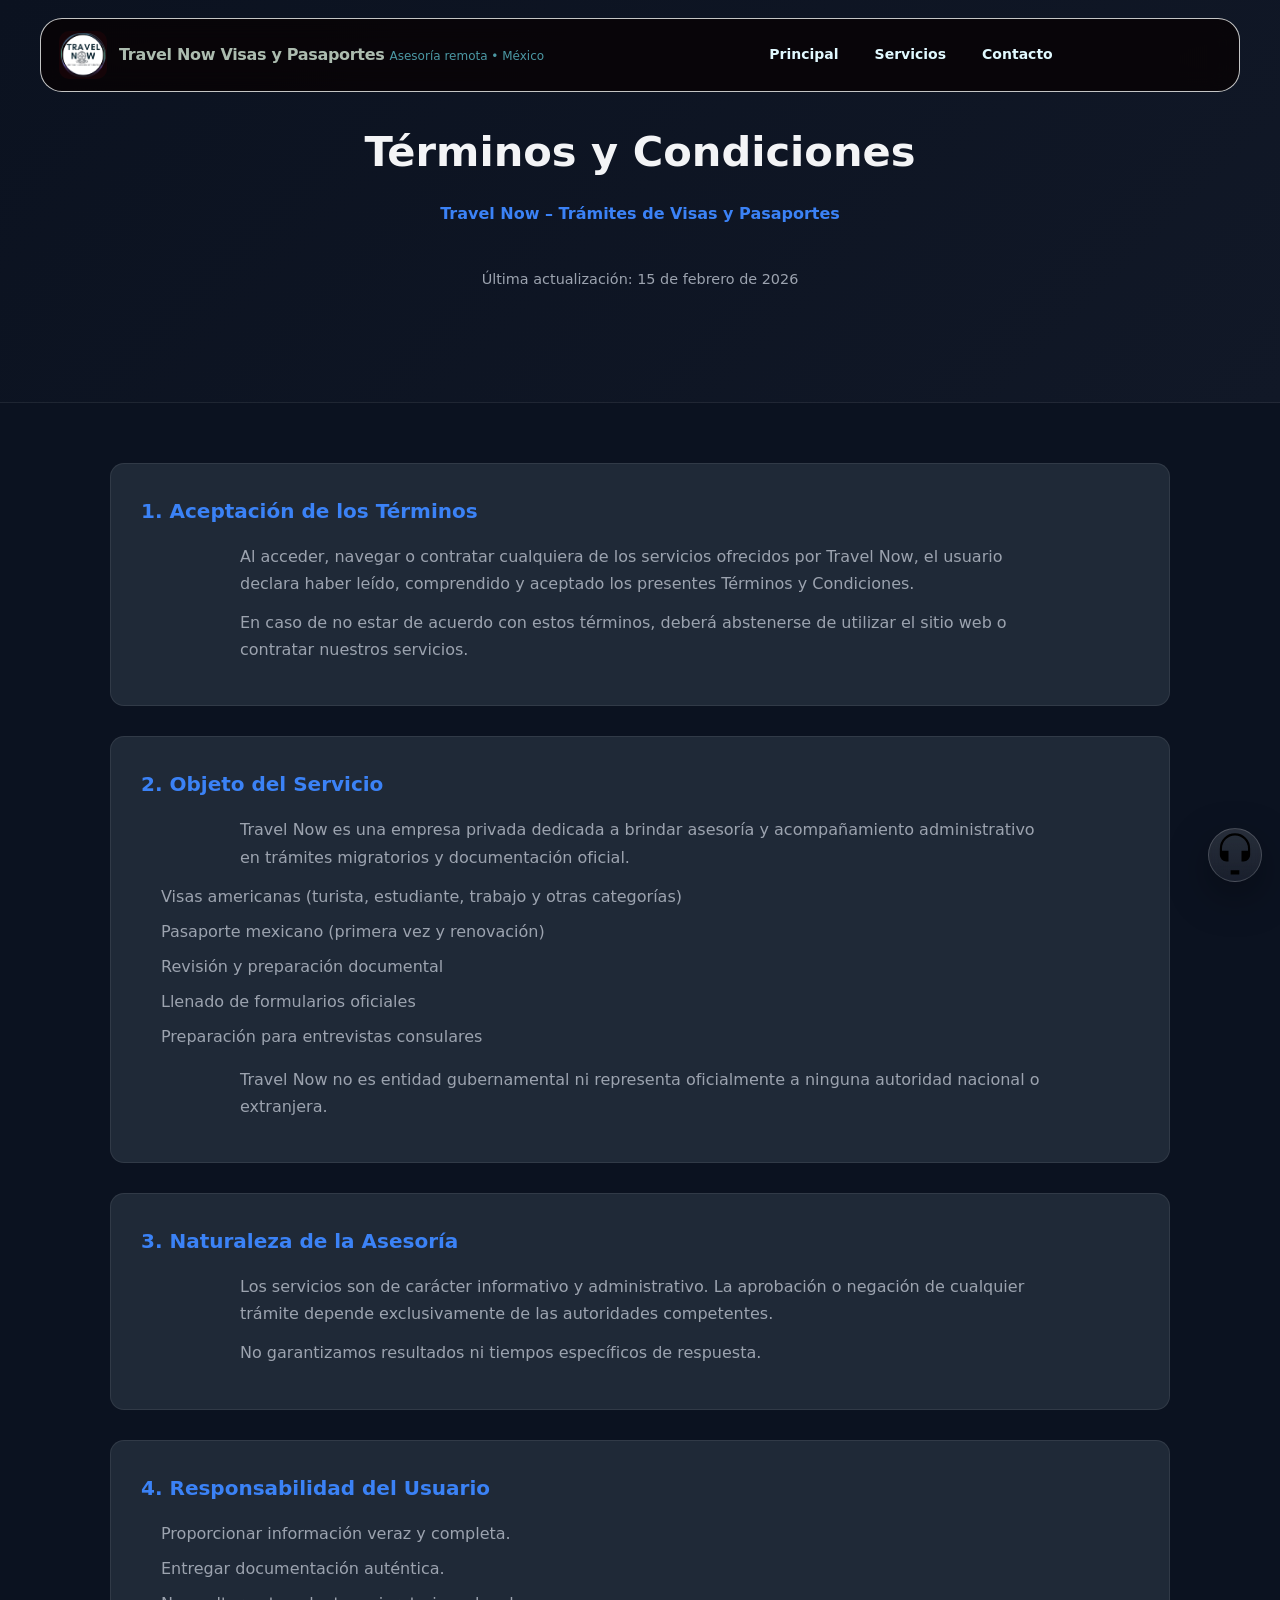
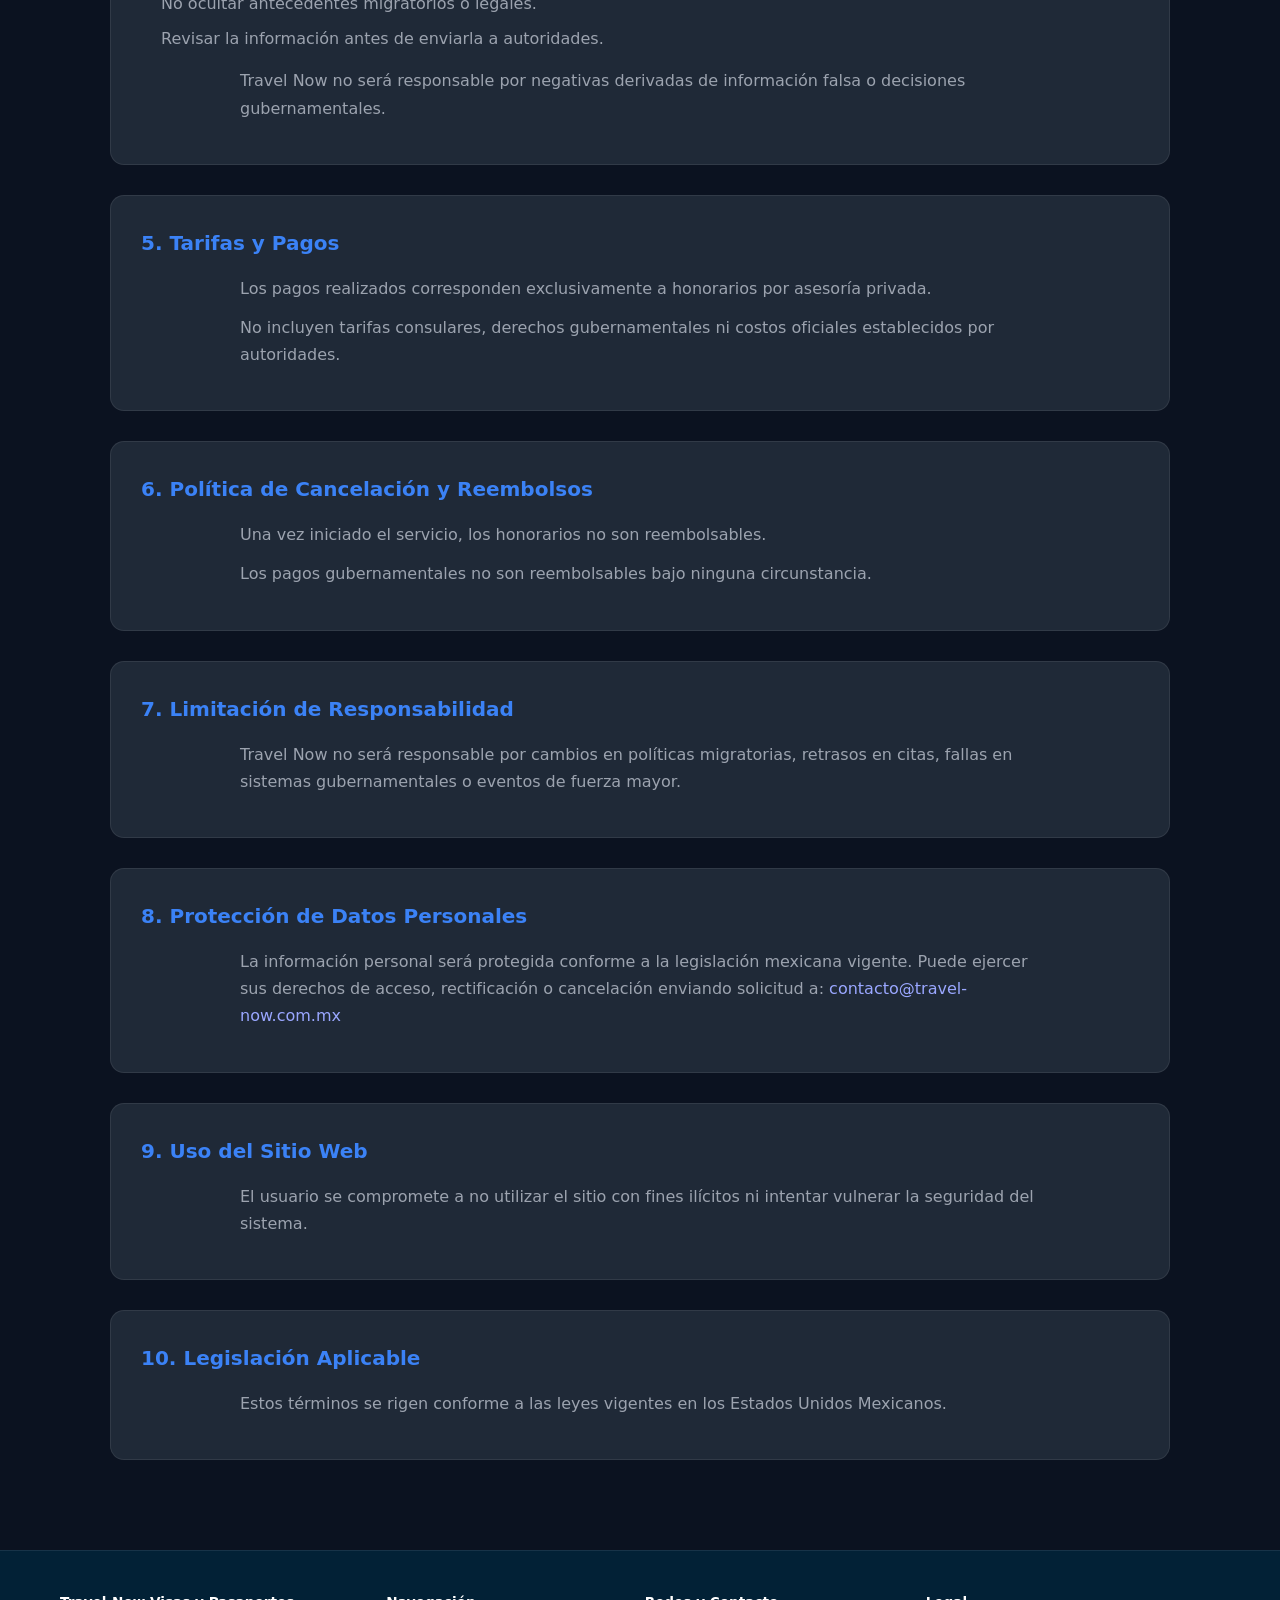
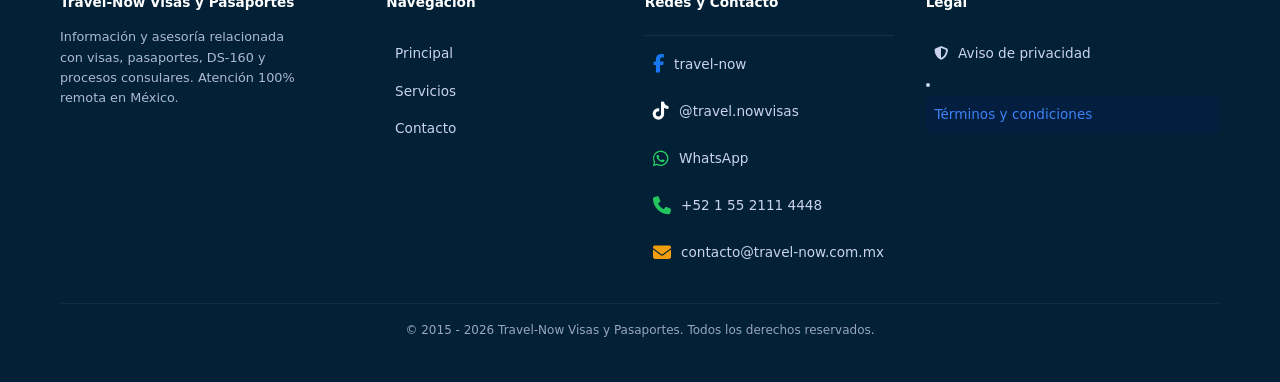
<file: terminos_condiciones.html>
<!DOCTYPE html>
<html lang="es-MX">

<head>
  <meta charset="utf-8" />
  <meta name="viewport" content="width=device-width, initial-scale=1" />
  <meta http-equiv="x-ua-compatible" content="ie=edge" />

  <title>Términos y Condiciones | Travel Now</title>

  <meta name="description"
    content="Consulta los Términos y Condiciones de Travel Now. Servicios profesionales de asesoría en trámites de visas y pasaportes en México." />
  <meta name="author" content="Travel Now" />
  <meta name="robots" content="index,follow" />
  <meta name="referrer" content="strict-origin-when-cross-origin" />
  <link rel="canonical" href="https://travel-now.com.mx/terminos_condiciones.html" />

  <!-- ESTILOS GLOBALES -->
  <link rel="stylesheet" href="assets/css/base_styles.css">
  <link rel="stylesheet" href="assets/css/layout.css">
  <link rel="stylesheet" href="assets/css/nav-footer.css">
  <link rel="stylesheet" href="assets/css/terminos.css">


  <!-- FONT AWESOME -->
  <link rel="stylesheet" href="https://cdnjs.cloudflare.com/ajax/libs/font-awesome/6.5.1/css/all.min.css">

  <link rel="icon" href="https://travel-now.com.mx/assets/img/logo/logo.png" type="image/png" />
  <meta name="theme-color" content="#070A0F" />

  <!-- Open Graph -->
  <meta property="og:type" content="website" />
  <meta property="og:title" content="Términos y Condiciones | Travel Now" />
  <meta property="og:description"
    content="Conoce los términos legales que regulan los servicios de asesoría en visas y pasaportes de Travel Now." />
  <meta property="og:url" content="https://travel-now.com.mx/terminos_condiciones.html" />
  <meta property="og:image" content="https://travel-now.com.mx/assets/img/banner/bannerx.webp" />
  <script src="/assets/js/security-guard.js"></script>

    <style>
    .email-link {
      color: #9aa7ff;
      text-decoration: none;
      font-weight: 500;
      transition: .2s ease;
    }

    .email-link:hover {
      color: #fff;
      text-decoration: underline;
    }
  </style>
</head>

<body>

  <!-- HEADER -->
  <header class="header" aria-label="Encabezado principal">
    <div class="wrapper header-inner">




      <a class="brand" href="index.html" aria-label="Inicio - Travel Now Visas y Pasaportes">

        <img src="assets/img/logo/logo.svg" alt="Travel Now Visas y Pasaportes" class="brand-logo" decoding="async"
          fetchpriority="high" />

        <span class="brand-text">
          <span class="name">Travel Now Visas y Pasaportes</span>
          <span class="sub">Asesoría remota • México</span>
        </span>

      </a>
      <button class="menu-btn" id="menuBtn" aria-controls="nav" aria-expanded="false" type="button">
        Menú
      </button>

      <nav class="nav" id="nav" aria-label="Navegación principal">
        <a href="index.html">Principal</a>
        <a href="servicios.html">Servicios</a>
        <a href="contacto.html">Contacto</a>
      </nav>

    </div>
  </header>







  <!-- HERO -->
  <section class="legal-hero">
    <br>
    <div class="container">
      <h1>Términos y Condiciones</h1>
      <p class="company">Travel Now – Trámites de Visas y Pasaportes</p>
      <p class="update">Última actualización: 15 de febrero de 2026</p>
    </div>
  </section>
  <main class="legal-main">
    <div class="container">

      <section class="card">
        <h2>1. Aceptación de los Términos</h2>
        <p>
          Al acceder, navegar o contratar cualquiera de los servicios ofrecidos por Travel Now,
          el usuario declara haber leído, comprendido y aceptado los presentes Términos y Condiciones.
        </p>
        <p>
          En caso de no estar de acuerdo con estos términos, deberá abstenerse de utilizar el sitio web o contratar
          nuestros servicios.
        </p>
      </section>

      <section class="card">
        <h2>2. Objeto del Servicio</h2>
        <p>
          Travel Now es una empresa privada dedicada a brindar asesoría y acompañamiento administrativo
          en trámites migratorios y documentación oficial.
        </p>
        <ul>
          <li>Visas americanas (turista, estudiante, trabajo y otras categorías)</li>
          <li>Pasaporte mexicano (primera vez y renovación)</li>
          <li>Revisión y preparación documental</li>
          <li>Llenado de formularios oficiales</li>
          <li>Preparación para entrevistas consulares</li>
        </ul>
        <p>
          Travel Now no es entidad gubernamental ni representa oficialmente a ninguna autoridad nacional o extranjera.
        </p>
      </section>

      <section class="card">
        <h2>3. Naturaleza de la Asesoría</h2>
        <p>
          Los servicios son de carácter informativo y administrativo.
          La aprobación o negación de cualquier trámite depende exclusivamente de las autoridades competentes.
        </p>
        <p>
          No garantizamos resultados ni tiempos específicos de respuesta.
        </p>
      </section>

      <section class="card">
        <h2>4. Responsabilidad del Usuario</h2>
        <ul>
          <li>Proporcionar información veraz y completa.</li>
          <li>Entregar documentación auténtica.</li>
          <li>No ocultar antecedentes migratorios o legales.</li>
          <li>Revisar la información antes de enviarla a autoridades.</li>
        </ul>
        <p>
          Travel Now no será responsable por negativas derivadas de información falsa o decisiones gubernamentales.
        </p>
      </section>

      <section class="card">
        <h2>5. Tarifas y Pagos</h2>
        <p>
          Los pagos realizados corresponden exclusivamente a honorarios por asesoría privada.
        </p>
        <p>
          No incluyen tarifas consulares, derechos gubernamentales ni costos oficiales establecidos por autoridades.
        </p>
      </section>

      <section class="card">
        <h2>6. Política de Cancelación y Reembolsos</h2>
        <p>
          Una vez iniciado el servicio, los honorarios no son reembolsables.
        </p>
        <p>
          Los pagos gubernamentales no son reembolsables bajo ninguna circunstancia.
        </p>
      </section>

      <section class="card">
        <h2>7. Limitación de Responsabilidad</h2>
        <p>
          Travel Now no será responsable por cambios en políticas migratorias, retrasos en citas,
          fallas en sistemas gubernamentales o eventos de fuerza mayor.
        </p>
      </section>

      <section class="card">
        <h2>8. Protección de Datos Personales</h2>
        <p>
          La información personal será protegida conforme a la legislación mexicana vigente.
          Puede ejercer sus derechos de acceso, rectificación o cancelación enviando solicitud a:
          <a href="mailto:contacto@travel-now.com.mx" class="email-link">
          contacto@travel-now.com.mx
        </a>
      </p>
      </section>

      <section class="card">
        <h2>9. Uso del Sitio Web</h2>
        <p>
          El usuario se compromete a no utilizar el sitio con fines ilícitos
          ni intentar vulnerar la seguridad del sistema.
        </p>
      </section>

      <section class="card">
        <h2>10. Legislación Aplicable</h2>
        <p>
          Estos términos se rigen conforme a las leyes vigentes en los Estados Unidos Mexicanos.
        </p>
      </section>

    </div>
  </main>

  <!-- FOOTER -->
  <footer>
    <div class="wrapper">

      <div class="footer-layout">

        <!-- MARCA -->
        <div class="footer-col">
          <div class="footer-brand-title">
            Travel-Now Visas y Pasaportes
          </div>
          <div class="footer-brand-sub">
            Información y asesoría relacionada con visas, pasaportes, DS-160 y procesos consulares.
            Atención 100% remota en México.
          </div>
        </div>

        <!-- NAVEGACIÓN -->
        <!-- NAV -->
        <div class="footer-col">
          <div class="footer-column-title">Navegación</div>
          <div class="footer-links">
            <ul class="list">


              <li><a href="index.html">Principal</a></li>

              <li><a href="servicios.html">Servicios</a></li>
              <li><a href="contacto.html">Contacto</a></li>
              <!-- <li><a href="faq.html">FAQ</a></li>
            <li><a href="redes.html">Redes</a></li> -->
            </ul>
          </div>
        </div>

        <!-- REDES -->
        <!-- REDES -->
        <div class="footer-col">
          <div class="footer-column-title">Redes y Contacto</div>

          <div class="footer-social-list">

            <a href="https://www.facebook.com/share/1DTbZwXcYM/" target="_blank" class="social-item facebook">
              <i class="fa-brands fa-facebook-f"></i>
              <span>travel-now</span>
            </a>

            <a href="https://www.tiktok.com/@travel.nowvisas" target="_blank" class="social-item tiktok">
              <i class="fa-brands fa-tiktok"></i>
              <span>@travel.nowvisas</span>
            </a>

            <a href="https://wa.me/5215521114448" target="_blank" class="social-item whatsapp">
              <i class="fa-brands fa-whatsapp"></i>
              <span>WhatsApp</span>
            </a>

            <a href="tel:+5215521114448" class="social-item phone">
              <i class="fa-solid fa-phone"></i>
              <span>+52 1 55 2111 4448</span>
            </a>

            <a href="mailto:contacto@travel-now.com.mx" class="social-item email">
              <i class="fa-solid fa-envelope"></i>
              <span>contacto@travel-now.com.mx</span>
            </a>

          </div>
        </div>





        <!-- LEGAL Y CONTACTO -->
        <div class="footer-col">
          <div class="footer-column-title">Legal</div>

          <div class="footer-legal">

            <a href="aviso_privacidad.html">
              <i class="fa-solid fa-shield-halved"></i>
              Aviso de privacidad
            </a>

            <!-- <a href="terminos_condiciones.html">
              <i class="fa-solid fa-file-contract"></i>
              Términos y condiciones
            </a> -->

            <li><a href="terminos_condiciones.html" aria-current="page"
                style="color:var(--brand); background: rgba(12, 5, 138, 0.102);">Términos y condiciones</a></li>


          </div>
        </div>
      </div>

      <div class="footer-copy">
        © 2015 - <span id="year"></span> Travel-Now Visas y Pasaportes. Todos los derechos reservados.
      </div>

    </div>
  </footer>

  <div id="supportOverlay" class="support-overlay" aria-hidden="true"></div>

  <aside id="supportPanel" class="support-panel" aria-label="Asistencia">
    <div class="support-head">
      <div class="support-title">Acceso maestro</div>
      <button id="supportClose" class="support-close" type="button" aria-label="Cerrar">Cerrar</button>
    </div>

    <div class="support-actions">
      <a id="supportWhatsApp" class="social-btn is-wa"
        href="https://wa.me/5215521114448?text=Hola%2C%20vengo%20desde%20travel-now.com.mx%20y%20quiero%20informaci%C3%B3n%20sobre%20sus%20servicios%20%F0%9F%99%82"
        target="_blank" rel="noopener">
        <span class="left">
          <svg viewBox="0 0 32 32" aria-hidden="true" focusable="false">
            <path
              d="M19.11 17.56c-.27-.14-1.61-.79-1.86-.88-.25-.09-.43-.14-.61.14-.18.27-.7.88-.86 1.06-.16.18-.32.2-.59.07-.27-.14-1.14-.42-2.17-1.34-.8-.71-1.34-1.59-1.5-1.86-.16-.27-.02-.42.12-.56.12-.12.27-.32.41-.48.14-.16.18-.27.27-.45.09-.18.05-.34-.02-.48-.07-.14-.61-1.47-.84-2.01-.22-.53-.45-.46-.61-.47l-.52-.01c-.18 0-.48.07-.73.34-.25.27-.95.93-.95 2.26 0 1.33.98 2.62 1.11 2.8.14.18 1.93 2.95 4.68 4.14.65.28 1.16.45 1.56.58.66.21 1.26.18 1.73.11.53-.08 1.61-.66 1.84-1.3.23-.64.23-1.19.16-1.3-.07-.11-.25-.18-.52-.32z">
            </path>
            <path
              d="M16 3C8.83 3 3 8.83 3 16c0 2.32.61 4.58 1.77 6.58L3 29l6.6-1.73A12.94 12.94 0 0 0 16 29c7.17 0 13-5.83 13-13S23.17 3 16 3zm0 23.5c-2.1 0-4.15-.56-5.95-1.61l-.43-.25-3.92 1.03 1.05-3.82-.28-.45A10.45 10.45 0 1 1 16 26.5z">
            </path>
          </svg>
          <span class="meta">
            <span class="label">WhatsApp</span>
            <span class="sub">Atención inmediata</span>
          </span>
        </span>
        <span aria-hidden="true">↗</span>
      </a>




      <!-- TELÉFONO -->
      <a class="social-btn is-phone" href="tel:+5215521114448">
        <span class="left">
          <svg viewBox="0 0 24 24">
            <path
              d="M6.62 10.79a15.053 15.053 0 006.59 6.59l2.2-2.2a1 1 0 011-.24c1.12.37 2.33.57 3.59.57a1 1 0 011 1V20a1 1 0 01-1 1C10.07 21 3 13.93 3 5a1 1 0 011-1h3.5a1 1 0 011 1c0 1.26.2 2.47.57 3.59a1 1 0 01-.24 1l-2.2 2.2z" />
          </svg>
          <span class="meta">
            <span class="label">Llamar</span>
            <span class="sub">Atención telefónica</span>
          </span>
        </span>
        <span>↗</span>
      </a>

      <!-- CORREO -->
      <a class="social-btn is-email" href="mailto:contacto@travel-now.com.mx">
        <span class="left">
          <svg viewBox="0 0 24 24">
            <path
              d="M20 4H4a2 2 0 00-2 2v.01L12 13l10-6.99V6a2 2 0 00-2-2zm0 4.23l-8 5-8-5V18a2 2 0 002 2h12a2 2 0 002-2V8.23z" />
          </svg>
          <span class="meta">
            <span class="label">Correo</span>
            <span class="sub">Respuesta por email</span>
          </span>
        </span>
        <span>↗</span>
      </a>
      <button class="social-btn is-assistant" type="button">
        <span class="left">
          <svg viewBox="0 0 24 24" aria-hidden="true">
            <path
              d="M12 2a7 7 0 0 0-7 7v3a3 3 0 0 0 3 3h1v-5H6V9a6 6 0 1 1 12 0v1h-3v5h1a3 3 0 0 0 3-3V9a7 7 0 0 0-7-7zm-2 17h4v2h-4z" />
          </svg>
          <span class="meta">
            <span class="label">Asistente</span>
            <span class="sub">Formulario guiado</span>
          </span>
        </span>
        <span>→</span>
      </button>
    </div>
  </aside>




  <div id="assistantOverlay" class="assistant-overlay"></div>

  <div class="modal" id="assistantModal" aria-hidden="true" role="dialog">
    <div class="box">
      <div class="top">
        <b>Asistente rápido</b>
        <button type="button" id="closeAssistant">Cerrar</button>
      </div>

      <div class="content">

        <form id="assistantForm" novalidate>

          <!-- NOMBRE -->
          <div class="field">
            <label>Nombre *</label>
            <input id="a_nombre" name="nombre">
          </div>

          <!-- TELEFONO -->
          <div class="field">
            <label>Teléfono (opcional)</label>
            <input id="a_tel" name="telefono" inputmode="tel">
          </div>

          <!-- EMAIL -->
          <div class="field">
            <label>Correo electrónico *</label>
            <input id="a_email" name="email" type="email">
          </div>

          <!-- TRAMITE -->
          <div class="field">
            <label>¿Qué trámite necesitas? *</label>
            <select id="a_tramite">
              <option value="">Selecciona...</option>
              <option>Visa turista B1/B2</option>
              <option>Renovación</option>
              <option>Visa TN</option>
              <option>DS160</option>
              <option>Pasaporte</option>
              <option value="otros">Otros</option>
            </select>
          </div>

          <!-- UBICACION -->
          <div class="field">
            <label>Ubicación consulado *</label>
            <select id="a_ciudad">
              <option value="">Selecciona...</option>
              <option>CDMX</option>
              <option>Guadalajara</option>
              <option>Monterrey</option>
              <option>Tijuana</option>
              <option>Ciudad Juárez</option>
              <option>Hermosillo</option>
              <option>Matamoros</option>
              <option>Mérida</option>
              <option>Nuevo Laredo</option>
              <option>Otro</option>
            </select>
          </div>

          <!-- DETALLES -->
          <div class="field">
            <label>Detalles (obligatorio si eliges "Otros")</label>
            <textarea id="a_detalle" maxlength="200"></textarea>
            <small id="charCount">0 / 200</small>
          </div>

          <div class="form-actions">
            <button class="btn btn-primary" type="submit" disabled>
              Enviar a WhatsApp
            </button>
            <!-- <a class="btn btn-outline" href="precios.html">Ver cotización</a> -->
          </div>

          <div id="formMsg" class="notice"></div>

        </form>

      </div>
    </div>
  </div>



  <script src="assets/js/main.js" defer></script>
  <script src="assets/js/index_hero.js"></script>
  <!-- <script src="assets/js/index_card.js" defer></script> -->

  <script src="assets/js/assistant_form.js" defer></script>
  <script src="assets/js/support_fab.js" defer></script>




  <script>

    document.addEventListener("click", function (e) {

      const btn = e.target.closest(".open-ai");
      if (!btn) return;

      e.preventDefault();

      const launcher = document.getElementById("idappsh-chat-launcher");
      if (!launcher) return;

      // simula click humano sin romper el listener global del bot
      setTimeout(() => launcher.click(), 0);

    });


    // ===== ABRIR CHAT + MOSTRAR OPCIONES DE INFO =====
    document.addEventListener("click", async function (e) {

      const btn = e.target.closest(".open-ai-info");
      if (!btn) return;

      e.preventDefault();

      const launcher = document.getElementById("idappsh-chat-launcher");
      const panel = document.getElementById("idappsh-chat-panel");
      const msgList = document.getElementById("idappsh-chat-messages");

      if (!launcher || !panel || !msgList) return;

      // abrir chat sin que se autocierre
      setTimeout(() => launcher.click(), 0);

      // esperar a que el bot realmente aparezca
      await new Promise(resolve => {
        const check = () => {
          if (
            panel.classList.contains("open") &&
            msgList.querySelector(".msg.assistant")
          ) resolve();
          else requestAnimationFrame(check);
        };
        check();
      });

      // evitar duplicar mensaje si vuelven a presionar
      if (panel.dataset.infoInjected === "1") return;
      panel.dataset.infoInjected = "1";

      // ===== MENSAJE =====
      const bubble = document.createElement("div");
      bubble.className = "msg assistant";
      bubble.textContent = "¿Qué tipo de información te gustaría conocer?";
      msgList.appendChild(bubble);

      // ===== OPCIONES =====
      const row = document.createElement("div");
      row.className = "action-row";

      const opciones = ["Visas", "Costos", "Requisitos", "Tiempos"];

      opciones.forEach(texto => {

        const b = document.createElement("button");
        b.className = "action-btn";
        b.type = "button";
        b.textContent = texto;

        b.onclick = () => {
          const input = document.getElementById("idappsh-chat-input");
          const form = document.getElementById("idappsh-chat-form");
          if (!input || !form) return;

          input.value = texto;
          form.dispatchEvent(new Event("submit", { bubbles: true, cancelable: true }));
          row.remove();
        };

        row.appendChild(b);
      });

      msgList.appendChild(row);
      msgList.scrollTop = msgList.scrollHeight;

    });

  </script>

  <script>
    const header = document.querySelector(".header");

    window.addEventListener("scroll", () => {

      const scrollY = window.scrollY;

      if (scrollY > 80) {
        header.classList.add("is-fixed");
      } else {
        header.classList.remove("is-fixed");
      }

      if (scrollY > 40) {
        header.classList.add("scrolled");
      } else {
        header.classList.remove("scrolled");
      }

    });
  </script>

  <script>
    document.getElementById("year").textContent =
      new Date().getFullYear();
  </script>

</body>

</html>
</file>
<file: assets/css/base_styles.css>
/* =========================================================
   RESET REAL DEL NAVEGADOR
========================================================= */

*,
*::before,
*::after{
  box-sizing:border-box;
  margin:0;
  padding:0;
}

/* =========================================================
   VARIABLES DE MARCA (TRAVEL NOW)
========================================================= */

:root{

  /* 🔹 COLORES PRINCIPALES */
  --color-primary:#0B1F3A;
  --color-primary-hover:#1F3C88;
  --color-accent:#2FA4FF;

  /* 🔹 NEUTROS */
  --color-bg:#FFFFFF;
  --color-bg-soft:#F3F5F9;
  --color-text:#1E293B;
  --color-text-light:#6B7280;

  /* 🔹 FUNCIONALES */
  --color-success:#22C55E;
  --color-error:#EF4444;
  --color-warning:#F59E0B;

  /* 🔹 GRADIENTES */
  --gradient-primary:linear-gradient(135deg,#0B1F3A,#1F3C88);

  /* 🔹 UI */
  --radius:12px;
  --shadow-soft:0 10px 30px rgba(0,0,0,.08);

}

/* =========================================================
   ALTURA REAL DEL DOCUMENTO
========================================================= */

html{
  height:100%;
  scroll-behavior:smooth;
  -webkit-text-size-adjust:100%;
}

/* =========================================================
   LAYOUT BASE
========================================================= */

body{
  min-height:100%;
  display:flex;
  flex-direction:column;
  overflow-x:hidden;

  font-family:system-ui,-apple-system,BlinkMacSystemFont,"Segoe UI",Roboto,Arial,sans-serif;
  line-height:1.6;
  color:var(--color-text);
  background:var(--color-bg);
  text-rendering:optimizeLegibility;
  -webkit-font-smoothing:antialiased;
}

/* contenido principal flexible */
main,
.site-main{
  flex:1 0 auto;
  width:100%;
}

/* footer fijo abajo */
footer{
  margin-top:auto;
}

/* =========================================================
   MEDIA ELEMENTS
========================================================= */

img,
picture,
video,
canvas,
svg{
  display:block;
  max-width:100%;
}

/* =========================================================
   FORM ELEMENTS
========================================================= */

input,
button,
textarea,
select{
  font:inherit;
  color:inherit;
}

/* =========================================================
   LINKS Y LISTAS
========================================================= */

a{
  text-decoration:none;
  color:inherit;
}

ul,
ol{
  list-style:none;
}

/* =========================================================
   CONTENEDORES GENERALES
========================================================= */

.container,
.wrapper{
  width:min(1200px,100%);
  margin-inline:auto;
  padding-inline:20px;
}

.text-center{
  text-align:center;
}

/* =========================================================
   TIPOGRAFÍA BASE
========================================================= */

section{
  padding:80px 2%;
}

.subtitle{
  font-size:14px;
  color:var(--color-accent);
  text-transform:uppercase;
  letter-spacing:1px;
  margin-bottom:10px;
}

section h2{
  font-size:clamp(28px,4vw,36px);
  margin-bottom:20px;
}

section p{
  max-width:800px;
  margin:0 auto 40px auto;
  color:var(--color-text-light);
  font-size:clamp(14px,2vw,16px);
}

/* =========================================================
   BOTONES BASE DEL SISTEMA
========================================================= */

.btn-primary{
  display:inline-block;
  padding:12px 26px;
  background:var(--color-primary);
  color:#fff;
  border-radius:var(--radius);
  font-weight:600;
  transition:background .25s ease, transform .2s ease, box-shadow .2s ease;
}

.btn-primary:hover{
  background:var(--color-primary-hover);
  transform:translateY(-2px);
  box-shadow:var(--shadow-soft);
}

.btn-secondary{
  display:inline-block;
  padding:12px 26px;
  border:2px solid #fff;
  color:#fff;
  border-radius:var(--radius);
  font-weight:600;
  transition:all .25s ease;
}

.btn-secondary:hover{
  background:#fff;
  color:var(--color-primary);
}

/* =========================================================
   ACCESIBILIDAD
========================================================= */

@media (prefers-reduced-motion:reduce){
  *,
  *::before,
  *::after{
    animation:none !important;
    transition:none !important;
    scroll-behavior:auto !important;
  }
}

/* bloqueo visual opcional */
.devtools-lock *{
  visibility:hidden !important;
}

.devtools-lock,
.devtools-lock *{
  -webkit-user-select:none !important;
  -moz-user-select:none !important;
  -ms-user-select:none !important;
  user-select:none !important;
}

.is-wa .label { color:#25D366; }
.is-phone .label { color:#22c55e; }
.is-email .label { color:#f59e0b; }
.is-assistant .label { color:#9aa7ff; }
</file>
<file: assets/css/layout.css>
/* =========================================================
   LAYOUT BASE (estructura real del documento)
========================================================= */

html{
  height:100%;
}

body{
  min-height:100vh;
  display:flex;
  flex-direction:column;
}

main{
  flex:1;
  display:block;
}

/* =========================================================
   HERO (NO ROMPE EL FLUJO)
========================================================= */
/* 
.hero{
  position:relative;
  width:100%;
  min-height:clamp(520px,72vh,720px);
  display:flex;
  align-items:center;
  justify-content:center;
  overflow:hidden;
  isolation:isolate;
  z-index:0;
}

capas de fondo

.hero-bg{
  position:absolute;
  inset:0;
  background-position:center;
  background-size:cover;
  background-repeat:no-repeat;

  TRANSICIÓN LENTA CINEMATOGRÁFICA
  transition:
    opacity 4.5s ease-in-out,
    transform 12s ease-in-out;

  transform:scale(1.08);
  z-index:0;
}

.hero-bg-a{opacity:1;}
.hero-bg-b{opacity:0;}

.hero-overlay{
  position:absolute;
  inset:0;
  z-index:1;
  background:linear-gradient(
    180deg,
    rgba(0, 7, 15, 0.411),
    rgba(1, 3, 7, 0.291)
  );
}

CAMBIO SUAVE ENTRE IMÁGENES

.hero.is-switching .hero-bg-b{
  opacity:1;
  transform:scale(1.03);
}

.hero.is-switching .hero-bg-a{
  opacity:0;
  transform:scale(1.12);
}


contenido

.hero-content{
  position:relative;
  z-index:2;
  width:100%;
}

.hero-wrap{
  max-width:750px;
  padding:120px 20px 60px;
}

texto

.hero h1{
  color:#FFFFFF;
  font-size:clamp(34px,4.2vw,60px);
  line-height:1.05;
  margin-bottom:16px;
  text-shadow:0 10px 40px rgba(0,0,0,.55);
  opacity:0;
  transform:translateY(25px);
  transition:opacity .8s ease, transform .8s ease;
}

.hero.show-text h1{
  opacity:1;
  transform:translateY(0);
}

.lead{
  color:#fff;
  max-width:65ch;
  margin-bottom:22px;
  font-size:clamp(16px,2vw,18px);
  opacity:0;
  transform:translateY(25px);
  transition:opacity .9s ease .245s, transform .9s ease .15s;
}

.hero.show-text .lead{
  opacity:1;
  transform:translateY(0);
}

.actions{
  display:flex;
  gap:12px;
  flex-wrap:wrap;
  opacity:0;
  transform:translateY(25px);
  transition:opacity .9s ease .45s, transform .9s ease .45s;
}

.hero.show-text .actions{
  opacity:1;
  transform:translateY(0);
} */

/* =========================================================
   NEXT TILE
========================================================= */

.next-tile{
  position:absolute;
  right:14px;
  bottom:50px;
  display:flex;
  width:clamp(260px,30vw,420px);
  height:clamp(100px,15vh,140px);
  z-index:2;
}

.next-content{
  background:var(--color-bg);
  padding:16px;
  border-radius:18px 0 0 18px;
  box-shadow:var(--shadow-soft);
  display:flex;
  flex-direction:column;
  justify-content:center;
}

.next-label{
  font-size:12px;
  text-transform:uppercase;
  color:var(--color-text-light);
  font-weight:600;
}

.next-content h3{
  font-size:18px;
  font-weight:700;
  color:var(--color-text);
}

.next-image{
  width:100%;
  overflow:hidden;
}

.next-image img{
  width:100%;
  height:100%;
  object-fit:cover;
}


/* =========================================================
   SECCIONES
========================================================= */

section{
  position:relative;
  z-index:1;
  background:var(--color-bg);
}

.services,
.why{
  background:var(--color-bg-soft);
}


/* =========================================================
   CTA
========================================================= */

.cta{
  background:var(--gradient-primary);
  color:#fff;
  text-align:center;
  padding:80px 20px;
  border-radius:var(--radius);
}

.cta-buttons{
  margin-top:25px;
  display:flex;
  flex-wrap:wrap;
  justify-content:center;
  gap:12px;
}


/* =========================================================
   RESPONSIVE
========================================================= */

@media (max-width:768px){

  .hero{min-height:58vh;}

  .hero-wrap{padding:110px 18px 50px;}

  .next-tile{display:none;}

  .cta-buttons{flex-direction:column;}
}


/* =========================================================
   BOTÓN WHATSAPP (GLOBAL)
========================================================= */

.whatsapp-float{
  position:fixed;
  bottom:22px;
  right:22px;
  width:60px;
  height:60px;
  z-index:9999;
}

.whatsapp-float img{
  width:100%;
  height:100%;
  border-radius:50%;
  box-shadow:0 0 12px rgba(0,0,0,.4);
}

@media (max-width:700px){
  .whatsapp-float{
    bottom:90px;
    right:16px;
    width:52px;
    height:52px;
  }
}


/* =========================================================
   ACCESIBILIDAD
========================================================= */

@media (prefers-reduced-motion: reduce){
  *{
    scroll-behavior:auto !important;
    transition:none !important;
    animation:none !important;
  }
}
</file>
<file: assets/css/nav-footer.css>
/* =========================================================
   HEADER / NAV
   ========================================================= */

/* .header{
  position:absolute;
  top:0;
  left:0;
  width:100%;
  z-index:20;
  padding:18px 0;
  pointer-events:none;
} */
.header{
  position:absolute;
  top:0;
  left:0;
  width:100%;
  z-index:20;
  padding:18px 0;
  pointer-events:none;
  transition:all .35s ease;
}

.header.is-fixed{
  position:fixed;
  top:0;
  z-index:999;
}

.header.scrolled .header-inner {
  background:rgb(84, 83, 85);
  backdrop-filter:blur(16px);
  box-shadow:0 8px 24px rgba(0, 0, 0, 0.517);
  color:#2a3076;
  border:1px solid rgba(242, 242, 245, 0.801);
  
}
/* .header.is-fixed{
  position:fixed;
  top:0;
  left:0;
  width:100%;
  z-index:999;
} */




.header-inner{
  pointer-events:auto;
  display:flex;
  align-items:center;
  justify-content:space-between;
  gap:18px;
  padding:12px 18px;
  border-radius:22px;
  border:1px solid rgba(244, 246, 244, 0.801);
  background:rgba(8, 0, 0, 0.736);
  backdrop-filter:blur(12px);
}

/* =========================================================
   LOGO
========================================================= */

.brand{
  display:flex;
  align-items:center;
  gap:12px;
  min-width:220px;
  transition:transform .2s ease;
}

/* ===============================
   LOGO RESPONSIVE
=================================*/

.brand-logo{
  width:clamp(48px, 3vw, 64px);
  /* width:clamp(34px, 4vw, 44px); */
  height:auto;
  aspect-ratio:1/1;

  border-radius:10px;
  background:rgba(238, 9, 9, 0.06);
  padding:1px;

  display:block;
  object-fit:contain;

  transition:
    transform .25s ease,
    filter .25s ease,
    box-shadow .25s ease;
}

/* Hover SOLO en dispositivos con mouse */
@media (hover:hover){

  .brand:hover .brand-logo{
    transform:scale(1.12);
    filter:brightness(1.15);

    box-shadow:
      0 6px 18px rgba(0,0,0,.35),
      0 0 12px rgba(90,180,255,.35);
  }

}

/* efecto táctil click */
.brand:active{
  transform:scale(.96);
}






.brand .name{
  font-weight:900;
  letter-spacing:-.02em;
  line-height:1.1;
  white-space:nowrap;
  color:#c3d5c5e1;
}

.brand .sub{
  font-size:12px;
  color:rgb(104, 215, 230);
}

/* LINKS */
.nav{
  display:flex;
  align-items:center;
  justify-content:center;
  gap:10px;
  flex:1;
  max-width:620px;
}

.nav a{
  padding:10px 12px;
  border-radius:14px;
  font-weight:800;
  font-size:14px;
  color:#e1f9ff;
  border:1px solid transparent;
  transition:.2s ease;
}

.nav a:hover{
  background:rgba(203, 189, 189, 0.35);
  border-color:rgba(255,255,255,.2);
  transform:translateY(-1px);
}

.nav .cta{
  padding:12px 14px;
  border-radius:16px;
  font-weight:900;
  white-space:nowrap;
}

/* MENU BTN */
.menu-btn{
  display:none;
  padding:11px 14px;
  border-radius:16px;
  border:1px solid rgba(255,255,255,.18);
  background:rgba(42, 106, 146, 0.305);
  color:#0A3D60;
  font-weight:900;
  cursor:pointer;
}

@keyframes navDrop{
  from{opacity:0;transform:translateY(-8px) scale(.98);}
  to{opacity:1;transform:translateY(0) scale(1);}
}

@media (max-width:980px){

  .menu-btn{display:inline-flex;}

  .nav{
    position:absolute;
    top:88px;
    left:18px;
    right:18px;
    display:none;
    flex-direction:column;
    padding:14px;
    border-radius:20px;
    border:1px solid rgba(255,255,255,.14);
    background:rgba(7,10,15,.82);
    backdrop-filter:blur(14px);
    animation:navDrop .18s ease-out;
  }

  .nav.open{display:flex;}

  .nav a{
    width:100%;
    text-align:center;
  }

}

/* =========================================================
   PANEL FLOTANTE / BOTON
   ========================================================= */

.support-overlay{
  position:fixed;
  inset:0;
  background:rgba(0,0,0,.45);
  opacity:0;
  pointer-events:none;
  transition: opacity .25s ease;
  z-index:9997;
}
.support-overlay.is-open{ opacity:1; pointer-events:auto; }

.support-fab{
  position:fixed;
  right:18px;
  bottom:18px;
  z-index:9999;
  width:54px;
  height:54px;
  border-radius:999px;
  border:1px solid rgba(255,255,255,.18);
  background:linear-gradient(180deg, rgba(255,255,255,.12), rgba(255,255,255,.06));
  backdrop-filter: blur(10px);
  display:grid;
  place-items:center;
  box-shadow: 0 14px 40px rgba(0,0,0,.35);
  cursor:pointer;
  transition:.25s ease;
}
.support-fab:hover{
  transform:translateY(-2px);
  border-color: rgba(255,255,255,.28);
}

.support-panel{
  position:fixed;
  right:18px;
  bottom:82px;
  z-index:9998;
  width:min(320px, calc(100vw - 36px));
  border-radius:18px;
  border:1px solid rgba(255,255,255,.14);
  background:rgba(18,18,24,.92);
  backdrop-filter: blur(14px);
  box-shadow: 0 18px 60px rgba(0,0,0,.45);
  padding:14px;
  opacity:0;
  pointer-events:none;
  transform: translateY(8px) scale(.98);
  transition:.25s ease;
}
.support-panel.is-open{
  opacity:1;
  pointer-events:auto;
  transform: translateY(0) scale(1);
}

/* =========================================================
   FAB BOTONES
   ========================================================= */

.fab{
  position:fixed;
  right:16px;
  bottom:16px;
  z-index:50;
  display:flex;
  flex-direction:column;
  gap:10px;
}

.fab a{
  display:inline-flex;
  align-items:center;
  justify-content:center;
  padding:12px 14px;
  border-radius:16px;
  border:1px solid rgba(255,255,255,.16);
  background:rgba(7,10,15,.55);
  backdrop-filter:blur(10px);
  color:rgba(232,237,247,.92);
  font-weight:900;
  transition:.2s ease;
}

.fab a:hover{
  transform:translateY(-2px);
  background:rgba(7,10,15,.68);
}
/* =========================================================
   FIX COLISION SOCIAL BUTTONS
   (footer vs panel flotante)
   ========================================================= */

/* ---------- PANEL FLOTANTE (RECTANGULARES) ---------- */
.support-panel .social-btn{
  width:auto;
  height:auto;
  border-radius:16px;
  padding:12px 14px;
  display:flex;
  align-items:center;
  justify-content:space-between;
  gap:12px;
  background:rgba(255,255,255,.05);
  color:#fff;
  font-weight:700;
  transition:all .25s ease;
}

.support-panel .social-btn:hover{
  transform:translateY(-3px);
  background:rgba(255,255,255,.10);
  box-shadow:0 12px 30px rgba(0,0,0,.40);
}

/* iconos dentro del panel */
.support-panel .social-btn svg{
  width:22px;
  height:22px;
  flex-shrink:0;
}

/* textos dentro del boton */
.support-panel .meta{
  display:flex;
  flex-direction:column;
  line-height:1.15;
}

.support-panel .label{
  font-size:14px;
  font-weight:800;
}

.support-panel .sub{
  font-size:12px;
  opacity:.7;
}

/* ---------- FOOTER (CIRCULARES) ---------- */
.footer-social-row .social-btn{
  width:34px;
  height:34px;
  border-radius:50%;
  padding:0;
}

.footer-social-row .social-btn:hover{
  transform:translateY(-2px) scale(1.08);
  border-color:#9aa7ff;
  color:#9aa7ff;
}

/* ---------- COLORES REDES PANEL ---------- */
.support-panel .is-wa{ color:#22c55e; }
.support-panel .is-fb{ color:#60a5fa; }
.support-panel .is-ig{ color:#f472b6; }
.support-panel .is-assistant{ color:#a78bfa; }



/* =========================================================
   SUPPORT OVERLAY
   ========================================================= */
.support-overlay{
  position:fixed;
  inset:0;
  background:rgba(0,0,0,.45);
  opacity:0;
  pointer-events:none;
  transition: opacity .25s ease;
  z-index:9997;
}
.support-overlay.is-open{ opacity:1; pointer-events:auto; }

/* =========================================================
   PANEL
   ========================================================= */
.support-panel{
  position:fixed;
  right:18px;
  bottom:82px;
  z-index:9998;
  width:min(320px, calc(100vw - 36px));
  border-radius:18px;
  border:1px solid rgba(255,255,255,.14);
  background:rgba(18,18,24,.92);
  backdrop-filter: blur(14px);
  box-shadow: 0 18px 60px rgba(0,0,0,.45);
  padding:14px;
  transform: translateY(8px) scale(.98);
  opacity:0;
  pointer-events:none;
  transition: opacity .25s ease, transform .25s ease;
}
.support-panel.is-open{
  opacity:1;
  pointer-events:auto;
  transform: translateY(0) scale(1);
}

.support-head{
  display:flex;
  align-items:center;
  justify-content:space-between;
  gap:10px;
  margin-bottom:12px;
}

.support-title{
  font-weight:800;
  letter-spacing:.2px;
  color:#fff;
  font-size:14px;
}

.support-close{
  border:1px solid rgba(255,255,255,.14);
  background:rgba(255, 255, 255, 0.685);
  border-radius:10px;
  padding:8px 10px;
  cursor:pointer;
  transition:.2s ease;
}
.support-close:hover{
  transform:translateY(-1px);
  background:rgba(255,255,255,.09);
  border-color: rgba(255,255,255,.22);
}

/* =========================================================
   BOTONES REDES
   ========================================================= */
.support-actions{ display:grid; gap:10px; }

.social-btn{
  display:flex;
  align-items:center;
  justify-content:space-between;
  gap:12px;
  padding:12px 14px;
  border-radius:16px;
  border:1px solid rgba(255,255,255,.14);
  background:rgba(255,255,255,.05);
  color:#fff;
  text-decoration:none;
  font-weight:700;
  transition:.2s ease;
}
.social-btn:hover{
  transform:translateY(-2px);
  background:rgba(255,255,255,.09);
}

.social-btn .left{
  display:flex;
  align-items:center;
  gap:12px;
}

.social-btn svg{
  width:22px;
  height:22px;
  fill:currentColor;
}

.meta{ display:flex; flex-direction:column; }
.label{ font-size:14px; }
.sub{ font-size:12px; opacity:.7; }

/* colores redes */
.is-wa{ color:#22c55e; }
.is-fb{ color:#60a5fa; }
.is-ig{ color:#f472b6; }
.is-assistant{ color:#a78bfa; }

/* =========================================================
   FAB INTERNO
   ========================================================= */
.fab {
  position: fixed;
  right: 16px;
  bottom: 16px;
  z-index: 50;
  display: flex;
  flex-direction: column;
  gap: 10px;
}

.fab a,
.fab button{
  display:inline-flex;
  align-items:center;
  justify-content:center;
  padding:12px 14px;
  border-radius:16px;
  border:1px solid rgba(255,255,255,.16);
  background:rgba(7,10,15,.55);
  backdrop-filter:blur(10px);
  color:rgba(232,237,247,.92);
  font-weight:900;
  transition:.2s ease;
  box-shadow:0 16px 36px rgba(0,0,0,.40);
  min-width:140px;
  cursor:pointer;
}
.fab a:hover,
.fab button:hover{
  transform:translateY(-2px);
  background:rgba(7,10,15,.68);
}

/* =========================================================
   ASSISTANT OVERLAY
   ========================================================= */
.assistant-overlay {
  position: fixed;
  inset: 0;
  background: rgba(5, 8, 20, 0.65);
  backdrop-filter: blur(6px);
  opacity: 0;
  pointer-events: none;
  transition: opacity .35s ease;
  z-index: 9998;
}
.assistant-overlay.is-open {
  opacity: 1;
  pointer-events: auto;
}

/* =========================================================
   MODAL
   ========================================================= */
#assistantModal {
  position: fixed;
  inset: 0;
  display: grid;
  place-items: center;
  opacity: 0;
  pointer-events: none;
  transform: scale(.92) translateY(20px);
  transition: opacity .35s ease, transform .35s ease;
  z-index: 9999;
}
#assistantModal.is-open {
  opacity: 1;
  pointer-events: auto;
  transform: scale(1) translateY(0);
}

#assistantModal .box{
  width:100%;
  max-width:480px;
  margin:0 14px;
  background:linear-gradient(180deg,#0c1324,#070b16);
  border-radius:16px;
  box-shadow:0 30px 80px rgba(0,0,0,.6);
  overflow:hidden;
}

/* =========================================================
   HEADER MODAL
   ========================================================= */
#assistantModal .top{
  display:flex;
  justify-content:space-between;
  align-items:center;
  padding:14px 18px;
  background:rgba(255,255,255,.03);
  border-bottom:1px solid rgba(255,255,255,.08);
}
#assistantModal .top b{ color:#fff; font-size:15px; }

#closeAssistant{
  background:rgba(255,255,255,.08);
  border:0;
  color:#fff;
  padding:6px 12px;
  border-radius:10px;
  cursor:pointer;
}
#closeAssistant:hover{ background:rgba(255,255,255,.16); }

/* =========================================================
   FORM
   ========================================================= */
#assistantForm .field{ margin-bottom:14px; }

#assistantForm label{
  display:block;
  font-size:13px;
  color:#cbd5f5;
  margin-bottom:6px;
}

#assistantForm input,
#assistantForm select,
#assistantForm textarea{
  width:100%;
  padding:12px 14px;
  border-radius:12px;
  border:1px solid rgba(255,255,255,.12);
  background:rgba(255,255,255,.04);
  color:#fff;
  font-size:14px;
  outline:none;
  transition:border .25s ease, box-shadow .25s ease;
}
#assistantForm textarea{
  resize:none;
  min-height:90px;
}

/* validaciones */
#assistantForm .is-error{
  border-color:#ef4444 !important;
  box-shadow:0 0 0 1px rgba(239,68,68,.4);
}
#assistantForm .is-valid{
  border-color:#22c55e !important;
  box-shadow:0 0 0 1px rgba(34,197,94,.4);
}

/* contador */
#charCount{
  font-size:12px;
  color:#94a3b8;
  text-align:right;
  margin-top:4px;
}

/* =========================================================
   BOTONES FORM
   ========================================================= */
.form-actions{
  display:flex;
  gap:10px;
  margin-top:16px;
}

.form-actions .btn-primary{
  flex:1;
  background:#16a34a;
  border:none;
  color:#fff;
  padding:12px;
  border-radius:12px;
  font-size:14px;
  cursor:pointer;
}
.form-actions .btn-primary:disabled{
  background:#1f2937;
  color:#9ca3af;
  cursor:not-allowed;
  opacity:.6;
}
.form-actions .btn-primary:not(:disabled):hover{
  background:#22c55e;
}

.form-actions .btn-outline{
  flex:1;
  text-align:center;
  padding:12px;
  border-radius:12px;
  border:1px solid rgba(255,255,255,.18);
  color:#cbd5f5;
  text-decoration:none;
}
.form-actions .btn-outline:hover{
  background:rgba(255,255,255,.06);
}

#formMsg{
  margin-top:12px;
  font-size:13px;
}

/* responsive */
@media (max-width:420px){
  #assistantModal .box{ max-width:100%; }
  .form-actions{ flex-direction:column; }
}

/* =========================================================
   FOOTER CORRECTO Y BALANCEADO
   ========================================================= */

footer{
  border-top:1px solid rgba(148,163,184,.14);
  background:#022136;
  padding:2.5rem 0 2.6rem;
  font-size:.85rem;
  color:rgba(220,226,252,.92);
}

/* ===== LAYOUT BALANCEADO ===== */

.footer-layout{
  display:grid;
  grid-template-columns: 1.3fr 1fr 1.1fr 1.3fr;
  column-gap:2rem;
  align-items:start;
}

.footer-col{
  display:flex;
  flex-direction:column;
  gap:.8rem;
  min-width:0;
}

/* ===== TITULOS ===== */

.footer-column-title{
  font-weight:600;
  color:#fff;
  margin-bottom:.5rem;
  white-space:nowrap;
}

.footer-brand-title{
  font-weight:600;
  color:#fff;
}

.footer-brand-sub{
  font-size:.8rem;
  line-height:1.6;
  opacity:.85;
  max-width:240px;
}

/* ===== LINKS GENERALES ===== */

.footer-links a,
.footer-legal a,
.footer-social-list a{
  display:flex;
  align-items:center;
  gap:.6rem;
  text-decoration:none;
  color:rgba(220,226,252,.92);
  padding:.45rem .55rem;
  border-radius:6px;
  transition:all .25s ease;
}

/* evitar cortes visuales feos */
.footer-social-list span,
.footer-legal span{
  white-space:nowrap;
}

/* ===== HOVER UNIFICADO ===== */

.footer-links a:hover,
.footer-legal a:hover,
.footer-social-list a:hover{
  background:rgba(154,167,255,.15);
  transform:translateX(4px) scale(1.02);
}

/* ===== REDES ===== */

.footer-social-list{
  display:flex;
  flex-direction:column;
  gap:.6rem;
  padding-top:.6rem;
  border-top:1px solid rgba(255,255,255,.08);
}

/* ===== SOCIAL ITEM PRO (GRID FIX) ===== */

.social-item,
.legal-item{
  display:grid;
  grid-template-columns:26px 1fr;
  align-items:center;
  gap:12px;
  padding:.55rem .7rem;
  border-radius:8px;
  text-decoration:none;
  color:inherit;
  position:relative;
  overflow:hidden;
  transition:all .25s ease;
}

/* ICONO PROTAGONISTA */
.social-item i,
.legal-item i{
  font-size:18px;
  text-align:center;
  transition:transform .2s ease;
}

/* animación ligera */
.social-item:hover i,
.legal-item:hover i{
  transform:scale(1.15);
}

/* texto suave */
.social-item span,
.legal-item span{
  transition:color .25s ease;
}

/* ===== ICONOS CON COLOR ORIGINAL ===== */

.social-item.facebook i{ color:#1877F2; }
.social-item.tiktok i{ color:#ffffff; }
.social-item.whatsapp i{ color:#25D366; }
.social-item.phone i{ color:#22c55e; }
.social-item.email i{ color:#f59e0b; }

/* ===== TEXTO CAMBIA EN HOVER ===== */

.social-item.facebook:hover span{ color:#1877F2; }
.social-item.tiktok:hover span{ color:#ff3b7998; }
.social-item.whatsapp:hover span{ color:#25D366; }
.social-item.phone:hover span{ color:#22bac5; }
.social-item.email:hover span{ color:#f59e0b; }

/* ===== LEGAL ===== */

.legal-item.privacidad i{ color:#38bdf8; }
.legal-item.terminos i{ color:#a78bfa; }

.legal-item.privacidad:hover span{ color:#38bdf8; }
.legal-item.terminos:hover span{ color:#a78bfa; }

/* ===== COPYRIGHT ===== */

.footer-copy{
  margin-top:2rem;
  padding-top:1rem;
  border-top:1px solid rgba(148,163,184,.12);
  text-align:center;
  font-size:.75rem;
  opacity:.75;
}

/* ===== RESPONSIVE ===== */

@media (max-width:900px){
  .footer-layout{
    grid-template-columns:1fr 1fr;
    row-gap:2rem;
  }
}

@media (max-width:600px){
  .footer-layout{
    grid-template-columns:1fr;
  }

  .footer-social-list span,
  .footer-legal span{
    white-space:normal;
  }
}
</file>
<file: assets/css/terminos.css>
/* =========================================================
   VARIABLES
========================================================= */
:root {
  --bg: #0b1220;
  --surface: #111827;
  --card: #1f2937;
  --text: #f3f4f6;
  --muted: #9ca3af;
  --brand: #3b82f6;
  --border: rgba(255,255,255,0.08);
  --radius: 14px;
  --container: 1100px;
}

/* RESET */
* {
  margin: 0;
  padding: 0;
  box-sizing: border-box;
}

body {
  font-family: system-ui, -apple-system, sans-serif;
  background: var(--bg);
  color: var(--text);
  line-height: 1.7;
}

.container {
  max-width: var(--container);
  margin: auto;
  padding: 0 20px;
}

/* HERO */
.legal-hero {
  padding: 90px 0 70px;
  text-align: center;
  background: linear-gradient(135deg, #0b1220, #111827);
  border-bottom: 1px solid var(--border);
}

.legal-hero h1 {
  font-size: 2.6rem;
  margin-bottom: 12px;
}

.company {
  color: var(--brand);
  font-weight: 600;
}

.update {
  margin-top: 8px;
  color: var(--muted);
  font-size: 0.9rem;
}

/* MAIN */
.legal-main {
  padding: 60px 0;
}

.card {
  background: var(--card);
  padding: 30px;
  border-radius: var(--radius);
  margin-bottom: 30px;
  border: 1px solid var(--border);
  transition: 0.3s ease;
}

.card:hover {
  transform: translateY(-4px);
  border-color: var(--brand);
}

.card h2 {
  color: var(--brand);
  margin-bottom: 15px;
  font-size: 1.25rem;
}

.card p {
  margin-bottom: 12px;
  color: var(--muted);
}

.card ul {
  margin-left: 20px;
  margin-bottom: 15px;
}

.card li {
  margin-bottom: 8px;
  color: var(--muted);
}

/* FOOTER */
.legal-footer {
  background: #0f172a;
  border-top: 1px solid var(--border);
  padding: 50px 0;
  font-size: 0.9rem;
}

.footer-grid {
  display: flex;
  justify-content: space-between;
  flex-wrap: wrap;
  gap: 30px;
  margin-bottom: 30px;
}

.footer-grid h4 {
  margin-bottom: 8px;
  color: var(--brand);
}

.copy {
  text-align: center;
  color: var(--muted);
  border-top: 1px solid var(--border);
  padding-top: 20px;
}

/* RESPONSIVE */
@media (max-width: 768px) {
  .legal-hero h1 {
    font-size: 2rem;
  }

  .footer-grid {
    flex-direction: column;
    text-align: center;
  }

  .card {
    padding: 22px;
  }
}
</file>
<file: assets/css/styles_contacto.css>
/* =========================================================
   1. VARIABLES BASE
   ========================================================= */
:root{
  --bg:#01040800;
  --surface:#b7bcc5;
  --text:#020202;
  --muted:#0c0c0c;
  --brand:#2c09f3;
  --brand2:#2008f5;
  --radius:14px;
  --container:1200px;
}

/* RESET */
*,
*::before,
*::after{
  box-sizing:border-box;
  margin:0;
  padding:0;
}

body{
  font-family:system-ui,Segoe UI,Roboto,Arial;
  background:var(--bg);
  color:var(--text);
  line-height:1.6;
}

/* SOLO imágenes dentro de media */
.media img{
  width:100%;
  height:100%;
  object-fit:cover;
  object-position:center;
  display:block;
}

a{ text-decoration:none; color:inherit; }
ul{ list-style:none; }

/* =========================================================
   2. LAYOUT GLOBAL
   ========================================================= */
.container{
  max-width:var(--container);
  margin:auto;
  padding:clamp(40px,6vw,80px) 24px;
}

/* GRID INTELIGENTE (auto responsive incluso con zoom) */
.grid-2{
  display:grid;
  grid-template-columns:repeat(auto-fit,minmax(320px,1fr));
  gap:clamp(30px,5vw,60px);
  align-items:center;
}

.center{ text-align:center; }

/* =========================================================
   TIPOGRAFÍA FLUIDA
   ========================================================= */
h1{ font-size:clamp(1.8rem,3vw,2.8rem); }
h2{ font-size:clamp(1.5rem,2.5vw,2.2rem); }
p{  font-size:clamp(.95rem,1.2vw,1.05rem); }

/* =========================================================
   4. BOTONES
   ========================================================= */
.btn{
  padding:12px 22px;
  border-radius:999px;
  font-weight:600;
  display:inline-block;
  transition:.25s;
}

.btn-primary{
  background:linear-gradient(135deg,var(--brand),var(--brand2));
  color:white;
}

.btn-primary:hover{
  transform:translateY(-2px);
  box-shadow:0 10px 25px rgba(79,124,255,.35);
}

.btn-outline{ border:1px solid #2a3347; }
.btn-light{ background:#e9eefc; color:#1a2340; }

/* =========================================================
   5. SECCIONES MEDIA + TEXTO
   ========================================================= */
.media{
  width:100%;
  border-radius:var(--radius);
  overflow:hidden;
  background:#0f1624;
  position:relative;
}

.content h1,
.content h2{ margin-bottom:16px; }

.content p{
  color:var(--muted);
  margin-bottom:22px;
}

.features li,
.hours li,
.benefits li{
  margin-bottom:10px;
  color:var(--muted);
}

/* =========================================================
   WHATSAPP CTA
   ========================================================= */
.whatsapp-cta{
  background:#dfe6ff;
  color:#1a2340;
}

.whatsapp-cta h2{
  font-size:clamp(1.6rem,2.5vw,2rem);
  margin-bottom:10px;
}

.actions{
  margin-top:25px;
  display:flex;
  gap:14px;
  justify-content:center;
  flex-wrap:wrap;
}

/* =========================================================
   TESTIMONIAL
   ========================================================= */
/* .testimonial{
  background:linear-gradient(160deg,#5c8dff,#7aa6ff);
  padding:clamp(25px,4vw,40px);
  border-radius:18px;
  color:white;
  box-shadow:0 25px 60px rgba(0,0,0,.35);
} */

/* .testimonial blockquote{
  font-size:clamp(1rem,1.4vw,1.2rem);
  margin-bottom:12px;
} */

/* =========================================================
   STATS
   ========================================================= */
.stats{
  display:grid;
  grid-template-columns:repeat(auto-fit,minmax(140px,1fr));
  gap:20px;
  margin-top:25px;
}

.stats div{
  background:var(--surface);
  padding:18px;
  border-radius:12px;
  text-align:center;
}

.stats strong{
  display:block;
  font-size:clamp(1.2rem,2vw,1.4rem);
}

.stats span{
  color:var(--muted);
  font-size:.9rem;
}

/* =========================================================
   HERO CONTACTO
   ========================================================= */
.contact-hero{ background:#eaf1f7; }

.hero-box{ max-width:520px; }

.lead{ color:#475569; margin:14px 0 20px; }

.benefits li{
  margin-bottom:12px;
  padding-left:22px;
  position:relative;
}

.benefits li::before{
  content:"";
  width:12px;
  height:12px;
  border-radius:50%;
  background:#2563eb;
  position:absolute;
  left:0;
  top:7px;
}

/* =========================================================
   MISION
   ========================================================= */
.mission-grid{
  display:grid;
  grid-template-columns:repeat(auto-fit,minmax(320px,1fr));
  gap:clamp(40px,6vw,80px);
  align-items:center;
}

.card{
  width:100%;
  border-radius:20px;
  background:linear-gradient(160deg,#8fb6d8,#5b88b3);
  position:relative;
  overflow:hidden;
  padding:30px;
}


.card-overlay{
  position:relative;
  padding:0;
  display:block;
  background:none;
  color:white;
}


.eyebrow{
  color:#2563eb;
  font-weight:600;
  font-size:.8rem;
}

.mission p{ color:#475569; margin-bottom:14px; }

.mail{
  display:inline-block;
  margin-top:18px;
  color:#2563eb;
  font-weight:600;
}

/* =========================================================
   RESPONSIVE EXTRA
   ========================================================= */
@media(max-width:600px){
  .actions{ flex-direction:column; align-items:center; }
}
/* =========================================================
   LISTAS CON ICONOS (CONTACTO)
   ========================================================= */

.info-list,
.hours{
  margin-top:22px;
  display:flex;
  flex-direction:column;
  gap:22px;
}

/* cada item */
.info-list li,
.hours li{
  display:flex;
  align-items:flex-start;
  gap:14px;
}

/* caja del icono */
.icon{
  min-width:38px;
  height:38px;
  border-radius:10px;
  background:#eef2ff;
  display:flex;
  align-items:center;
  justify-content:center;
  transition:.25s ease;
}

/* icono pequeño (horarios) */
.icon.small{
  min-width:32px;
  height:32px;
}

/* svg */
.icon svg{
  width:18px;
  height:18px;
  fill:var(--brand);
  transition:.25s ease;
}

/* textos */
.info-list strong,
.hours strong{
  display:block;
  font-weight:600;
  margin-bottom:2px;
  color:#0f172a;
}

.info-list p{
  margin:0;
  color:#64748b;
  font-size:.95rem;
}

.hours span{
  color:#64748b;
  font-size:.9rem;
}

/* efecto premium hover */
.info-list li:hover .icon,
.hours li:hover .icon{
  background:var(--brand);
}

.info-list li:hover .icon svg,
.hours li:hover .icon svg{
  fill:#fff;
  transform:scale(1.1);
}
</file>
